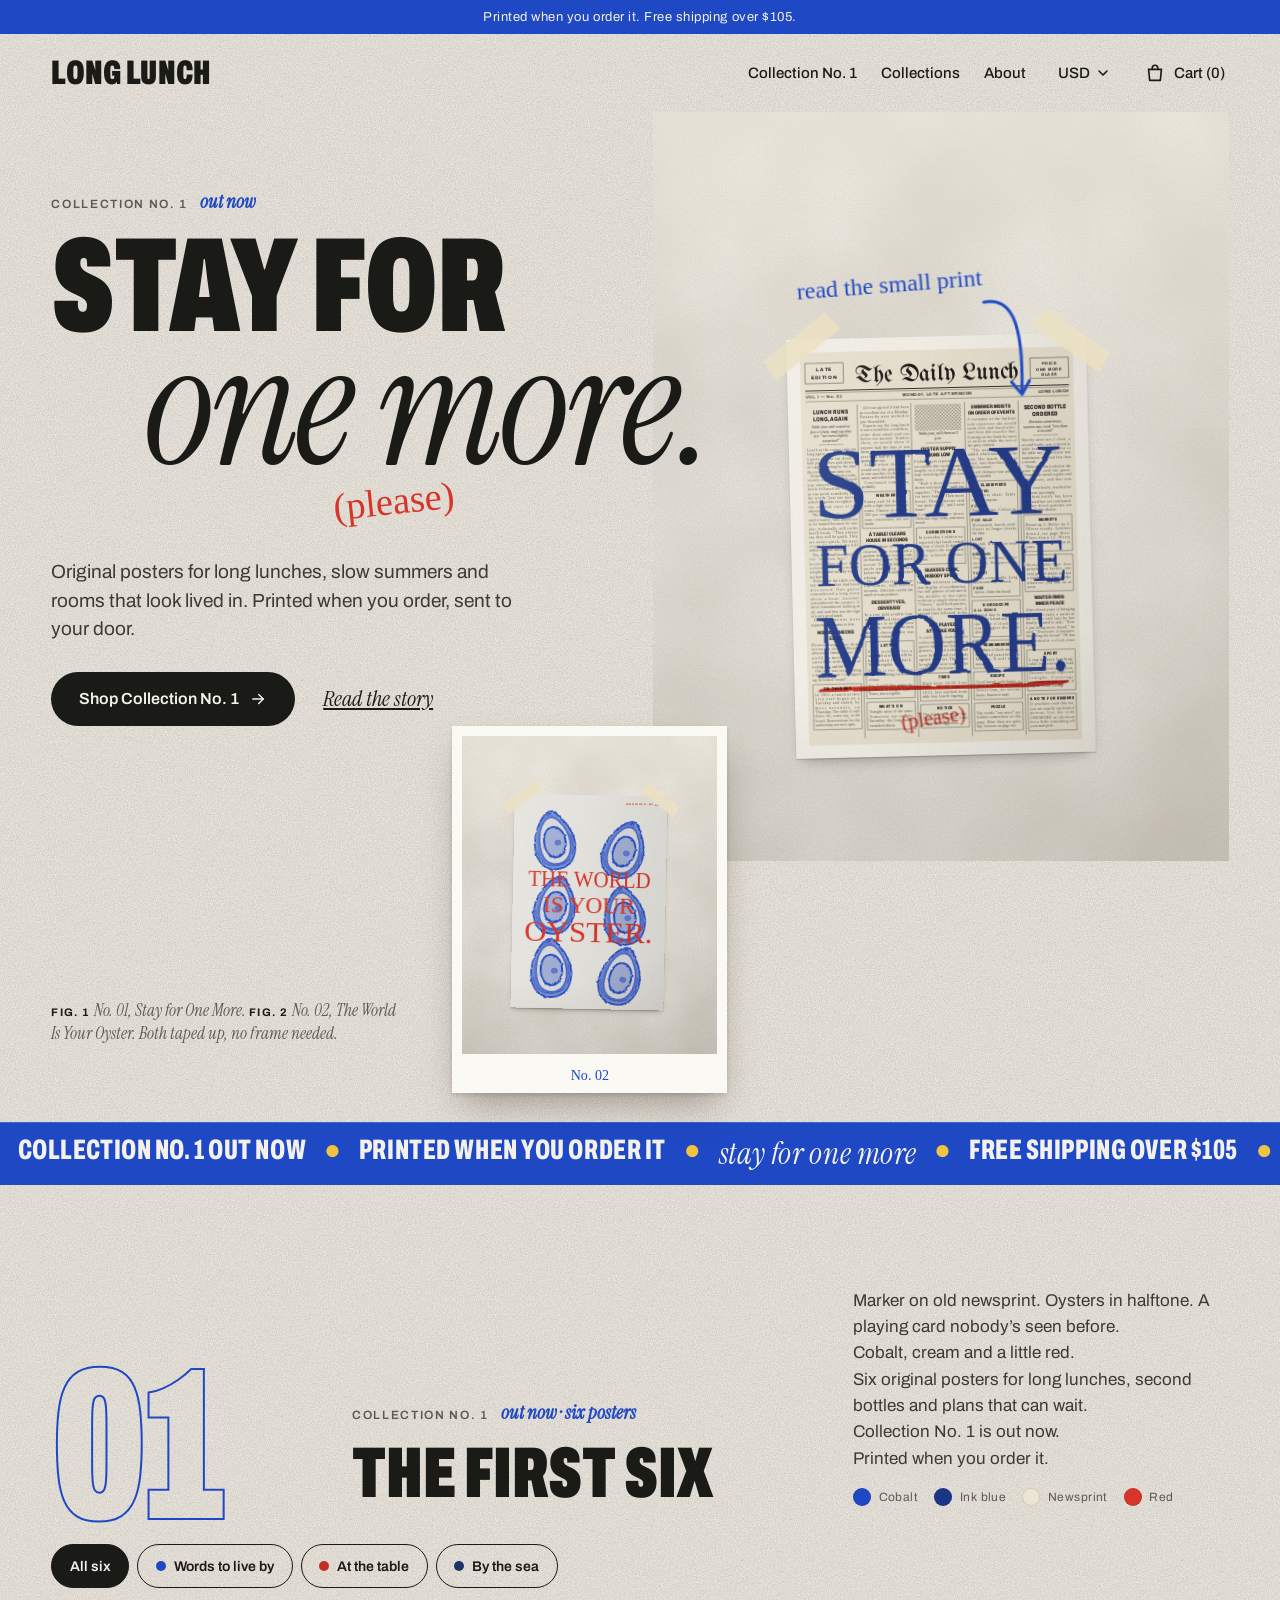
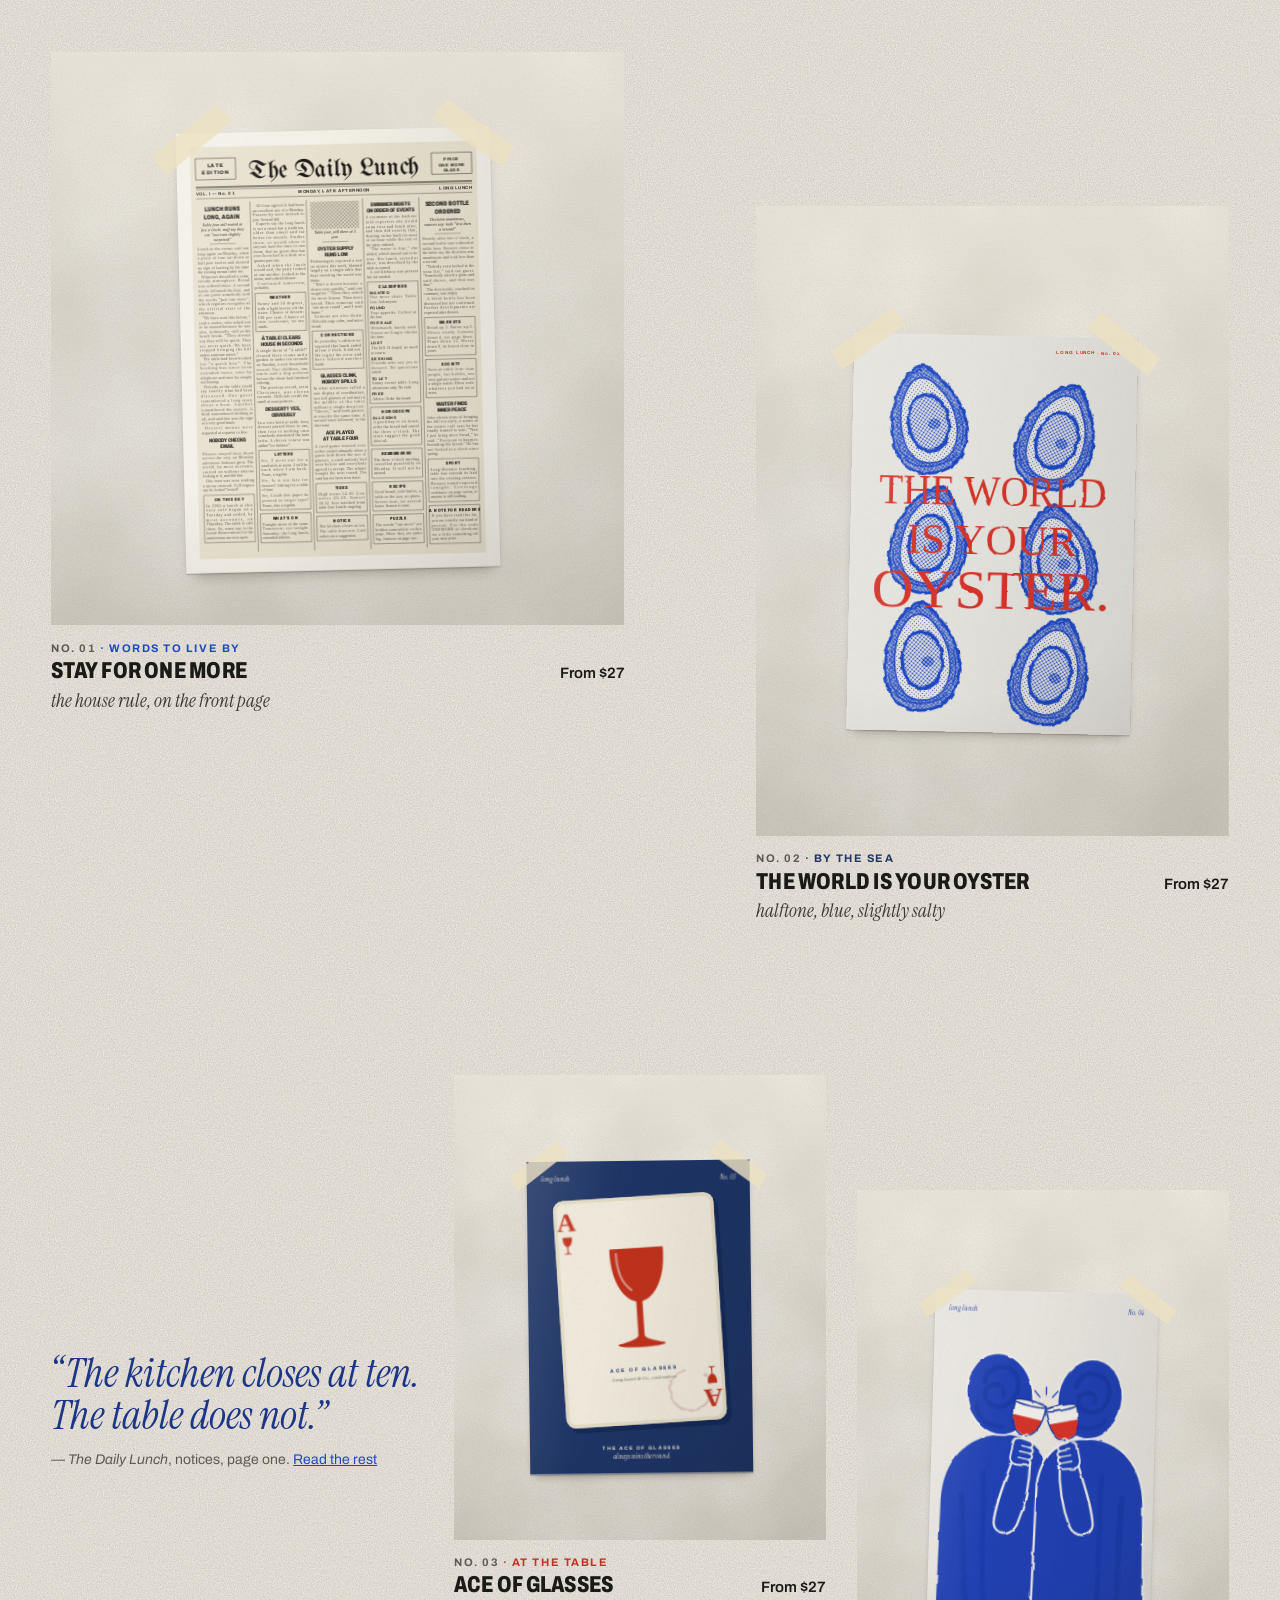
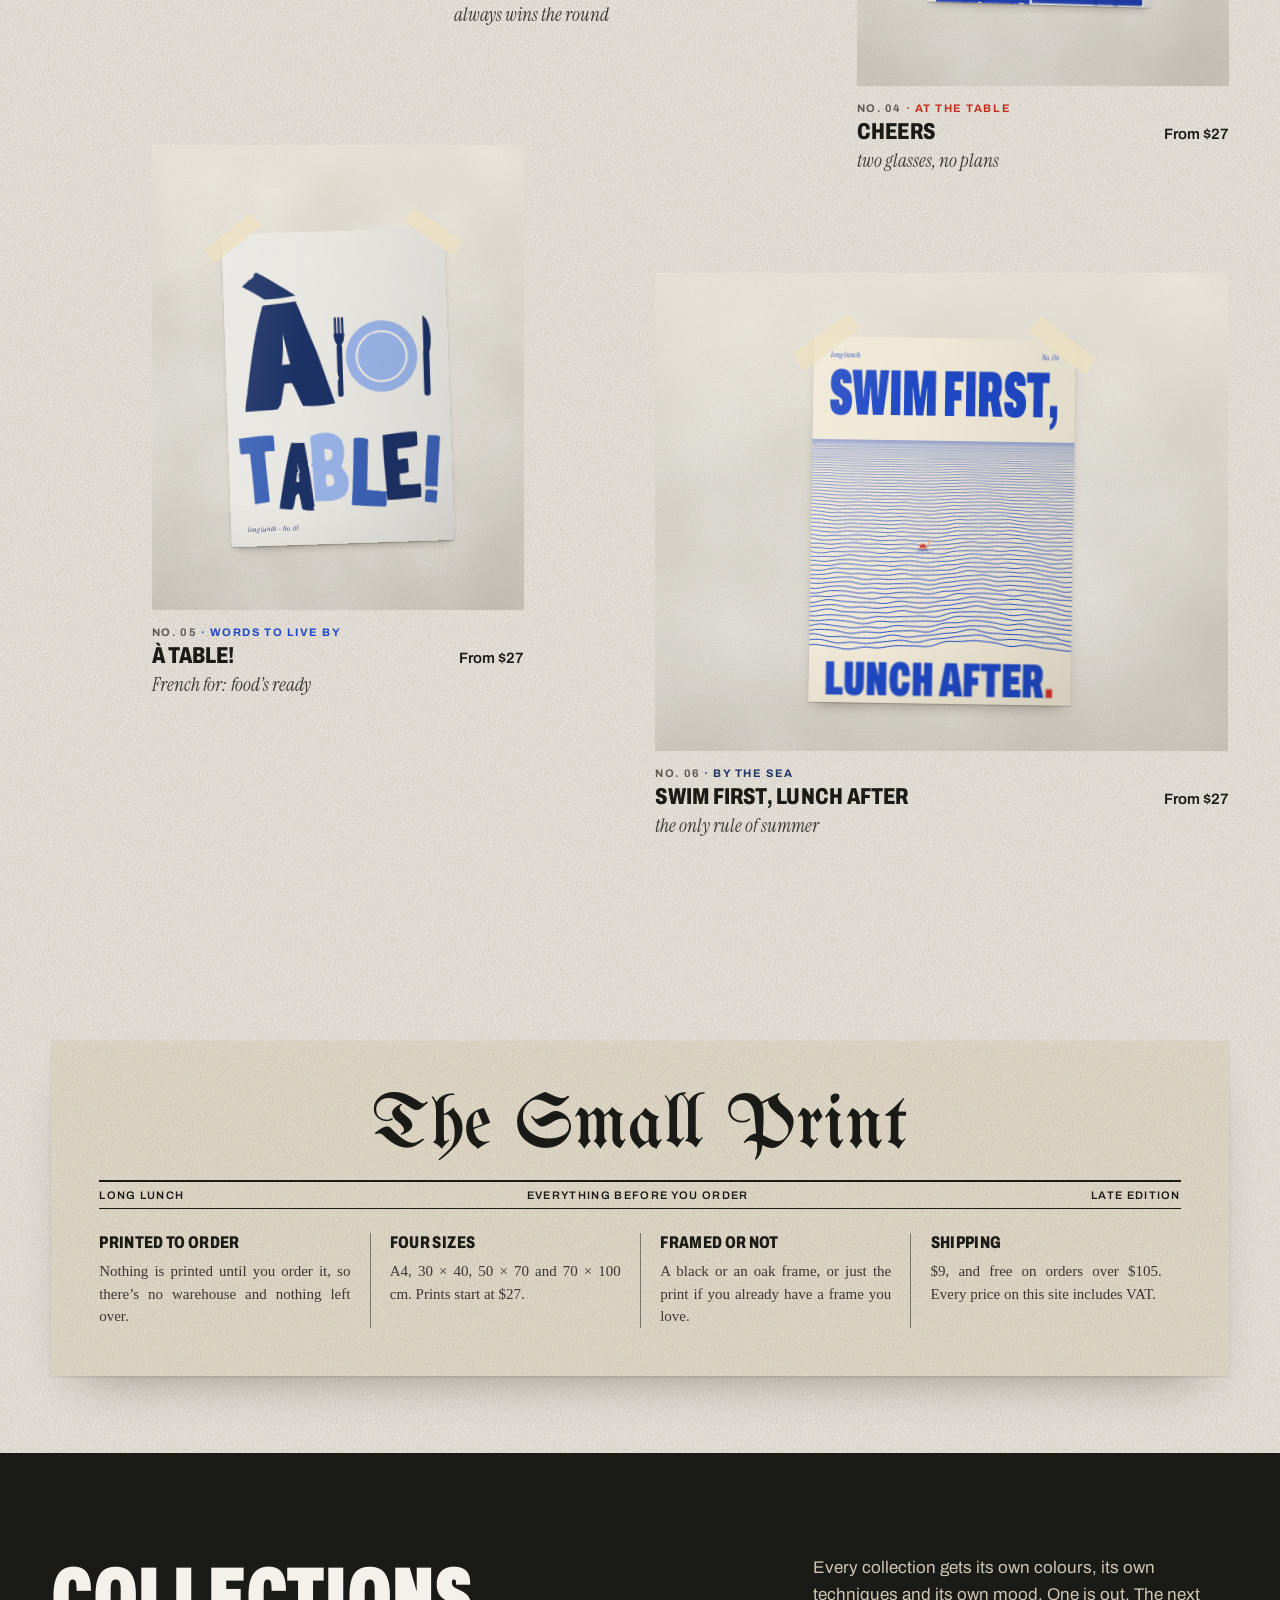
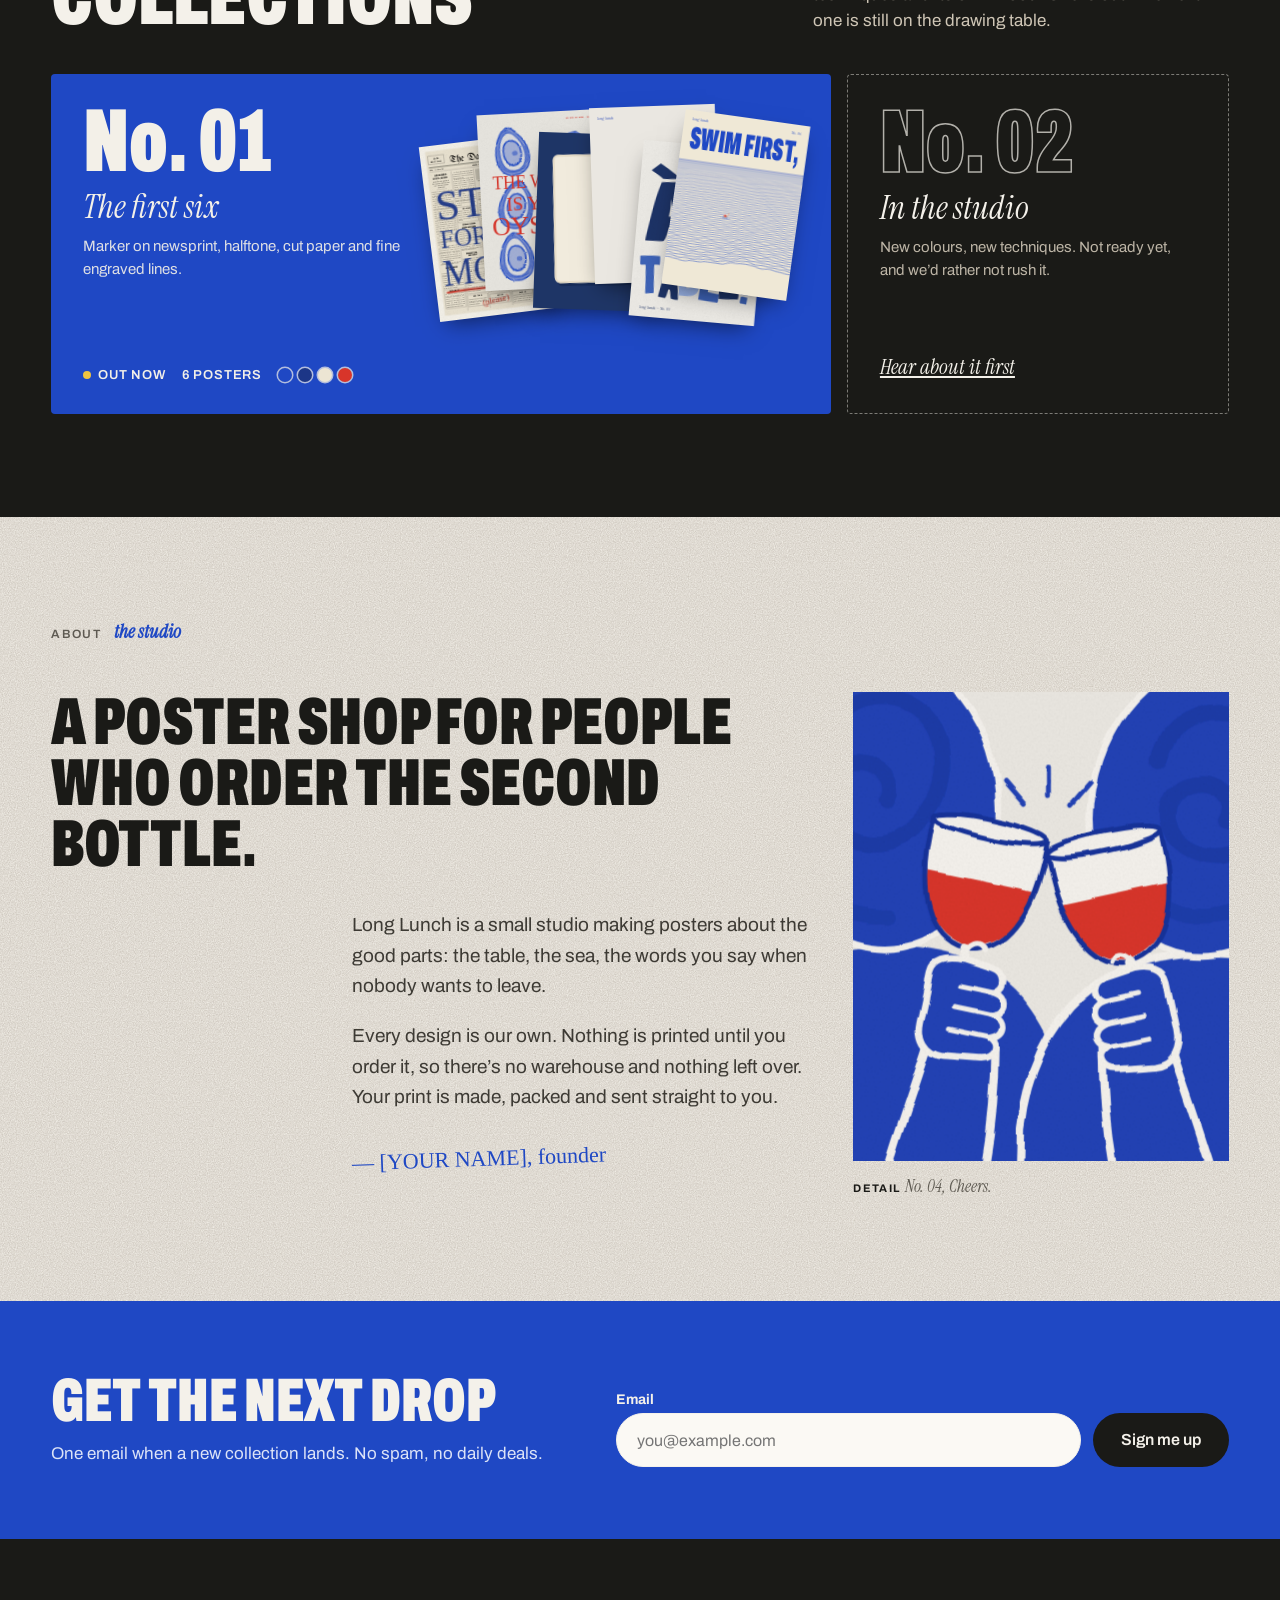
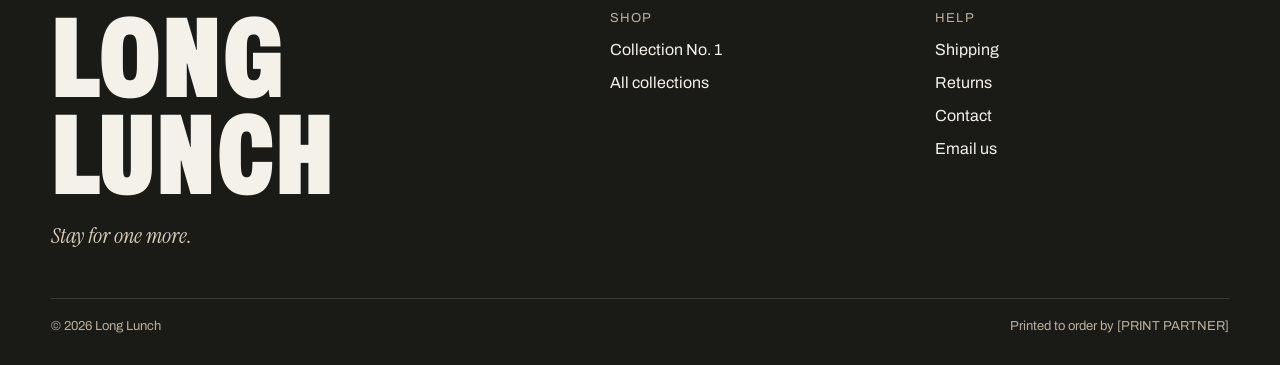
<file: index.html>
<!doctype html>
<html lang="en">
<head>
<meta charset="utf-8">
<meta name="viewport" content="width=device-width, initial-scale=1">
<title>Long Lunch — Original posters, printed to order</title>
<meta name="description" content="Original posters for long lunches, slow summers and rooms that look lived in. Printed when you order, sent to your door.">
<script>document.documentElement.classList.add('js');</script>
<link rel="preconnect" href="https://fonts.googleapis.com">
<link rel="preconnect" href="https://fonts.gstatic.com" crossorigin>
<link rel="stylesheet" href="https://fonts.googleapis.com/css2?family=Archivo:ital,wdth,wght@0,62..125,100..900;1,62..125,100..900&amp;family=Instrument+Serif:ital@0;1&amp;family=Londrina+Solid:wght@900&amp;family=Old+Standard+TT:ital,wght@0,400;0,700;1,400&amp;family=Permanent+Marker&amp;family=UnifrakturMaguntia&amp;display=swap">
<link rel="stylesheet" href="css/style.css">
</head>
<body>
<a class="skip" href="#main">Skip to content</a>

<div class="topbar">Printed when you order it. Free shipping over <span data-price="free">999&nbsp;kr</span>.</div>

<header class="site-header wrap">
  <a class="logo" href="index.html">LONG LUNCH</a>
  <div class="header-right">
    <nav class="main-nav" aria-label="Main">
      <a href="#collection-1">Collection No. 1</a>
      <a href="#collections">Collections</a>
      <a href="#about">About</a>
    </nav>
    <a class="cart" href="cart.html" aria-label="Cart">
      <svg aria-hidden="true" width="22" height="22" viewBox="0 0 24 24" fill="none" stroke="currentColor" stroke-width="1.8" stroke-linejoin="round" stroke-linecap="round"><path d="M5 8h14l-1.2 12H6.2L5 8z"/><path d="M9 8V6.5a3 3 0 0 1 6 0V8"/></svg>
      <span>Cart (<span data-cart-count>0</span>)</span>
    </a>
  </div>
</header>

<main id="main">

  <!-- Hero: the headline runs across the wall the poster hangs on -->
  <section class="hero wrap" aria-labelledby="hero-title">
    <div class="hero-type" data-reveal>
      <p class="kicker">Collection No. 1 <em>out now</em></p>
      <h1 id="hero-title" class="hero-title">
        <span class="ht-sans">Stay for</span>
        <span class="ht-serif">one more.</span>
      </h1>
      <span class="marker hero-please" aria-hidden="true">(please)</span>
    </div>

    <div class="hero-copy" data-reveal>
      <p class="lede">Original posters for long lunches, slow summers and rooms that look lived in. Printed when you order, sent to your door.</p>
      <div class="hero-actions">
        <a class="btn" href="#collection-1">Shop Collection No. 1
          <svg aria-hidden="true" width="18" height="18" viewBox="0 0 24 24" fill="none" stroke="currentColor" stroke-width="2" stroke-linecap="round" stroke-linejoin="round"><path d="M5 12h14"/><path d="M13 6l6 6-6 6"/></svg>
        </a>
        <a class="link-serif" href="#about">Read the story</a>
      </div>
    </div>

    <figure class="hero-fig hero-fig-main" data-reveal>
      <a href="product.html?p=stay" aria-label="No. 01, Stay for One More. View poster.">
        <div data-scene="stay" data-vars="--py: 58%; --pw: .52; --ph: .62" data-note="read the small print" data-note-where="piece" data-note-color="#1F48C4"></div>
      </a>
    </figure>

    <figure class="hero-fig hero-fig-second" data-reveal>
      <a href="product.html?p=oyster" aria-label="No. 02, The World Is Your Oyster. View poster.">
        <div data-scene="oyster"></div>
      </a>
      <figcaption aria-hidden="true">No. 02</figcaption>
    </figure>

    <p class="fig-caption hero-caption"><b>Fig. 1</b>No. 01, Stay for One More. <b>Fig. 2</b>No. 02, The World Is Your Oyster. Both taped up, no frame needed.</p>

  </section>

  <!-- Ticker -->
  <div class="ticker">
    <p class="sr-only">Collection No. 1 is out now. Printed when you order it. Free shipping over <span data-price="free">999&nbsp;kr</span>.</p>
    <div class="ticker-track" aria-hidden="true">
      <span>Collection No. 1 out now</span><span class="t-dot">●</span>
      <span>Printed when you order it</span><span class="t-dot">●</span>
      <span class="t-serif">stay for one more</span><span class="t-dot">●</span>
      <span>Free shipping over <span data-price="free">999&nbsp;kr</span></span><span class="t-dot">●</span>
      <span>Collection No. 1 out now</span><span class="t-dot">●</span>
      <span>Printed when you order it</span><span class="t-dot">●</span>
      <span class="t-serif">stay for one more</span><span class="t-dot">●</span>
      <span>Free shipping over <span data-price="free">999&nbsp;kr</span></span><span class="t-dot">●</span>
    </div>
  </div>

  <!-- Collection No. 1 -->
  <section id="collection-1" class="c1" aria-labelledby="c1-title">
    <div class="wrap">
      <header class="c1-head">
        <p class="c1-no" aria-hidden="true">01</p>
        <div class="c1-title" data-reveal>
          <p class="kicker">Collection No. 1 <em>out now · six posters</em></p>
          <h2 id="c1-title" class="display">The first six</h2>
        </div>
        <div class="c1-meta" data-reveal>
          <p>Marker on old newsprint. Oysters in halftone. A playing card nobody’s seen before.<br>Cobalt, cream and a little red.<br>Six original posters for long lunches, second bottles and plans that can wait.<br>Collection No. 1 is out now.<br>Printed when you order it.</p>
          <ul class="palette" aria-label="Colours in this collection">
            <li style="--c:#1F48C4">Cobalt</li>
            <li style="--c:#1C3687">Ink blue</li>
            <li style="--c:#ECE5D3">Newsprint</li>
            <li style="--c:#D8352A">Red</li>
          </ul>
        </div>
      </header>

      <div class="themes" role="group" aria-label="Filter by theme">
        <button type="button" class="chip" data-filter="" aria-pressed="true">All six</button>
        <button type="button" class="chip" data-filter="Words to live by" aria-pressed="false" style="--c:#1F48C4"><i aria-hidden="true"></i>Words to live by</button>
        <button type="button" class="chip" data-filter="At the table" aria-pressed="false" style="--c:#C2311F"><i aria-hidden="true"></i>At the table</button>
        <button type="button" class="chip" data-filter="By the sea" aria-pressed="false" style="--c:#1F3366"><i aria-hidden="true"></i>By the sea</button>
      </div>
      <p class="filter-note" role="status" data-filter-note hidden>
        Showing <strong data-filter-name></strong> ·
        <button type="button" class="text-button" data-filter-clear>Show all six</button>
      </p>

      <div class="ed-grid" data-poster-grid></div>
    </div>
  </section>

  <!-- The small print, set as a newspaper page -->
  <section class="smallprint wrap" aria-labelledby="sp-title">
    <div class="sp-sheet" data-reveal>
      <h2 id="sp-title" class="sp-title">The Small Print</h2>
      <p class="sp-dateline"><span>Long Lunch</span><span>Everything before you order</span><span>Late edition</span></p>
      <div class="sp-cols">
        <div><h3>Printed to order</h3><p>Nothing is printed until you order it, so there’s no warehouse and nothing left over.</p></div>
        <div><h3>Four sizes</h3><p>A4, 30 × 40, 50 × 70 and 70 × 100 cm. Prints start at <span data-price="from">249&nbsp;kr</span>.</p></div>
        <div><h3>Framed or not</h3><p>A black or an oak frame, or just the print if you already have a frame you love.</p></div>
        <div><h3>Shipping</h3><p><span data-price="shipping">79&nbsp;kr</span>, and free on orders over <span data-price="free">999&nbsp;kr</span>. Every price on this site includes VAT.</p></div>
      </div>
    </div>
  </section>

  <!-- Collections index: one out, more to come -->
  <section id="collections" class="collections" aria-labelledby="coll-title">
    <div class="wrap c1">
      <div class="coll-head">
        <h2 id="coll-title" class="display">Collections</h2>
        <p>Every collection gets its own colours, its own techniques and its own mood. One is out. The next one is still on the drawing table.</p>
      </div>
      <ol class="coll-list">
        <li class="coll" data-reveal>
          <a class="coll-card" href="#collection-1">
            <span class="coll-text">
              <span class="coll-no">No. 01</span>
              <span class="coll-name">The first six</span>
              <span class="coll-desc">Marker on newsprint, halftone, cut paper and fine engraved lines.</span>
              <span class="coll-status">
                <span class="live">Out now</span>
                <span>6 posters</span>
                <span class="coll-dots" aria-hidden="true"><i style="--c:#1F48C4"></i><i style="--c:#1C3687"></i><i style="--c:#ECE5D3"></i><i style="--c:#D8352A"></i></span>
              </span>
            </span>
            <span class="coll-strip" data-coll-strip aria-hidden="true"></span>
          </a>
        </li>
        <li class="coll coll--next" data-reveal>
          <div class="coll-next">
            <span class="coll-no">No. 02</span>
            <span class="coll-name">In the studio</span>
            <span class="coll-desc">New colours, new techniques. Not ready yet, and we’d rather not rush it.</span>
            <a href="#newsletter">Hear about it first</a>
          </div>
        </li>
      </ol>
    </div>
  </section>

  <!-- Story -->
  <section id="about" class="about wrap" aria-labelledby="about-title">
    <p class="kicker">About <em>the studio</em></p>
    <h2 id="about-title" class="display about-title" data-reveal>A poster shop for people who order the second bottle.</h2>
    <figure class="about-fig" data-reveal>
      <div class="detail-crop" style="--fx: 50%; --fy: 44%"><div class="poster" data-poster="cheers"></div></div>
      <figcaption class="fig-caption"><b>Detail</b>No. 04, Cheers.</figcaption>
    </figure>
    <div class="about-copy" data-reveal>
      <p>Long Lunch is a small studio making posters about the good parts: the table, the sea, the words you say when nobody wants to leave.</p>
      <p>Every design is our own. Nothing is printed until you order it, so there’s no warehouse and nothing left over. Your print is made, packed and sent straight to you.</p>
      <p class="signature">— [YOUR NAME], founder</p>
    </div>
  </section>

  <!-- Newsletter -->
  <section id="newsletter" class="newsletter" aria-labelledby="nl-title">
    <div class="newsletter-inner wrap">
      <div class="newsletter-copy">
        <h2 id="nl-title" class="display">Get the next drop</h2>
        <p>One email when a new collection lands. No spam, no daily deals.</p>
      </div>
      <form class="newsletter-form" data-newsletter>
        <div class="field">
          <label for="email">Email</label>
          <input id="email" name="email" type="email" autocomplete="email" placeholder="you@example.com" required>
        </div>
        <button type="submit" class="btn">Sign me up</button>
        <p class="form-thanks" role="status" data-newsletter-thanks hidden>Thanks. We’ll save you a seat.</p>
      </form>
    </div>
  </section>

</main>

<footer class="site-footer">
  <div class="wrap footer-inner">
    <div class="footer-top">
      <div class="footer-brand">
        <p class="footer-logo">LONG<br>LUNCH</p>
        <p class="footer-tag">Stay for one more.</p>
      </div>
      <nav class="footer-nav" aria-label="Footer">
        <div>
          <p class="footer-head">Shop</p>
          <a href="#collection-1">Collection No. 1</a>
          <a href="#collections">All collections</a>
        </div>
        <div>
          <p class="footer-head">Help</p>
          <a href="help.html#shipping">Shipping</a>
          <a href="help.html#returns">Returns</a>
          <a href="help.html#contact">Contact</a>
          <a href="mailto:longlunchcompany@gmail.com">Email us</a>
        </div>
        <div data-follow>
          <p class="footer-head">Follow</p>
          <a href="#" data-social="instagram" hidden>Instagram</a>
          <a href="#" data-social="pinterest" hidden>Pinterest</a>
        </div>
      </nav>
    </div>
    <div class="footer-bottom">
      <span>© 2026 Long Lunch</span>
      <span>Printed to order by [PRINT PARTNER]</span>
    </div>
  </div>
</footer>

<script src="js/posters.js"></script>
<script src="js/site.js"></script>
</body>
</html>
</file>
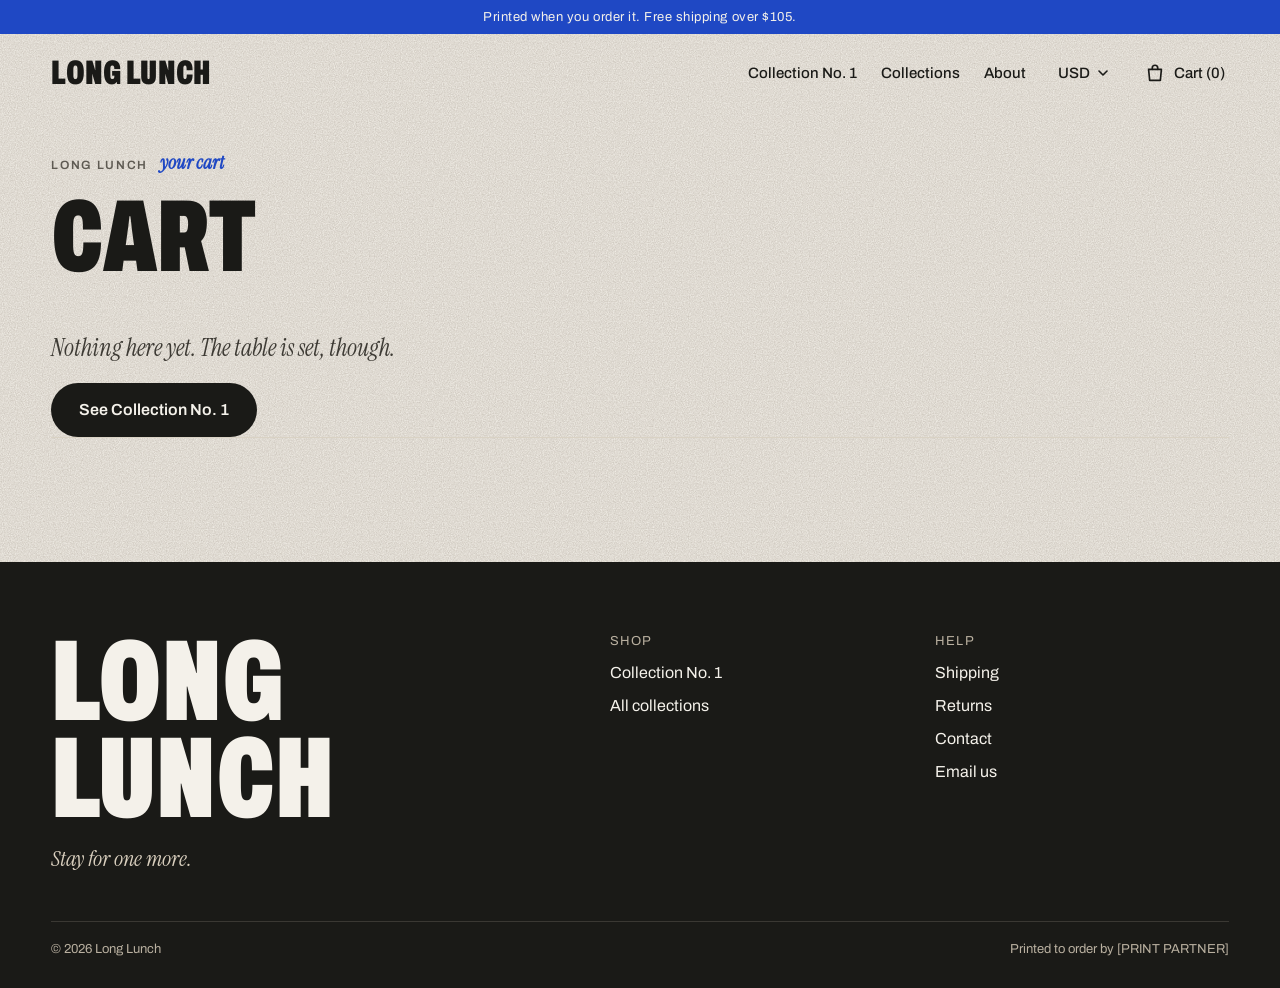
<file: cart.html>
<!doctype html>
<html lang="en">
<head>
<meta charset="utf-8">
<meta name="viewport" content="width=device-width, initial-scale=1">
<title>Long Lunch — Cart</title>
<meta name="description" content="Your Long Lunch cart.">
<script>document.documentElement.classList.add('js');</script>
<link rel="preconnect" href="https://fonts.googleapis.com">
<link rel="preconnect" href="https://fonts.gstatic.com" crossorigin>
<link rel="stylesheet" href="https://fonts.googleapis.com/css2?family=Archivo:ital,wdth,wght@0,62..125,100..900;1,62..125,100..900&amp;family=Instrument+Serif:ital@0;1&amp;family=Londrina+Solid:wght@900&amp;family=Old+Standard+TT:ital,wght@0,400;0,700;1,400&amp;family=Permanent+Marker&amp;family=UnifrakturMaguntia&amp;display=swap">
<link rel="stylesheet" href="css/style.css">
</head>
<body>
<a class="skip" href="#main">Skip to content</a>

<div class="topbar">Printed when you order it. Free shipping over <span data-price="free">999&nbsp;kr</span>.</div>

<header class="site-header wrap">
  <a class="logo" href="index.html">LONG LUNCH</a>
  <div class="header-right">
    <nav class="main-nav" aria-label="Main">
      <a href="index.html#collection-1">Collection No. 1</a>
      <a href="index.html#collections">Collections</a>
      <a href="index.html#about">About</a>
    </nav>
    <a class="cart" href="cart.html" aria-label="Cart">
      <svg aria-hidden="true" width="22" height="22" viewBox="0 0 24 24" fill="none" stroke="currentColor" stroke-width="1.8" stroke-linejoin="round" stroke-linecap="round"><path d="M5 8h14l-1.2 12H6.2L5 8z"/><path d="M9 8V6.5a3 3 0 0 1 6 0V8"/></svg>
      <span>Cart (<span data-cart-count>0</span>)</span>
    </a>
  </div>
</header>

<main id="main" class="wrap page cart-page" data-cart-page>
  <p class="kicker">Long Lunch <em>your cart</em></p>
  <h1 class="display page-title">Cart</h1>

  <div class="cart-empty" data-cart-empty hidden>
    <p>Nothing here yet. The table is set, though.</p>
    <a class="btn" href="index.html#collection-1">See Collection No. 1</a>
  </div>

  <div class="cart-layout">
    <ul class="cart-list" data-cart-list></ul>
    <aside class="cart-summary" data-cart-summary hidden aria-label="Order summary">
      <dl>
        <div><dt>Subtotal</dt><dd data-sum="subtotal"></dd></div>
        <div><dt>Shipping</dt><dd data-sum="shipping"></dd></div>
        <div class="cart-total"><dt>Total <span>incl. VAT</span></dt><dd data-sum="total"></dd></div>
      </dl>
      <p class="cart-hint" data-sum="hint"></p>
      <button type="button" class="btn cart-checkout" data-checkout>Go to checkout</button>
      <p class="status" role="status" data-checkout-note hidden>Online checkout opens soon. Want a poster now? Email your order to <a href="mailto:longlunchcompany@gmail.com">longlunchcompany@gmail.com</a> and we’ll sort it out.</p>
      <a class="link-serif" href="index.html#collection-1">Keep browsing</a>
    </aside>
  </div>
</main>

<footer class="site-footer">
  <div class="wrap footer-inner">
    <div class="footer-top">
      <div class="footer-brand">
        <p class="footer-logo">LONG<br>LUNCH</p>
        <p class="footer-tag">Stay for one more.</p>
      </div>
      <nav class="footer-nav" aria-label="Footer">
        <div>
          <p class="footer-head">Shop</p>
          <a href="index.html#collection-1">Collection No. 1</a>
          <a href="index.html#collections">All collections</a>
        </div>
        <div>
          <p class="footer-head">Help</p>
          <a href="help.html#shipping">Shipping</a>
          <a href="help.html#returns">Returns</a>
          <a href="help.html#contact">Contact</a>
          <a href="mailto:longlunchcompany@gmail.com">Email us</a>
        </div>
        <div data-follow>
          <p class="footer-head">Follow</p>
          <a href="#" data-social="instagram" hidden>Instagram</a>
          <a href="#" data-social="pinterest" hidden>Pinterest</a>
        </div>
      </nav>
    </div>
    <div class="footer-bottom">
      <span>© 2026 Long Lunch</span>
      <span>Printed to order by [PRINT PARTNER]</span>
    </div>
  </div>
</footer>

<script src="js/posters.js"></script>
<script src="js/site.js"></script>
</body>
</html>
</file>
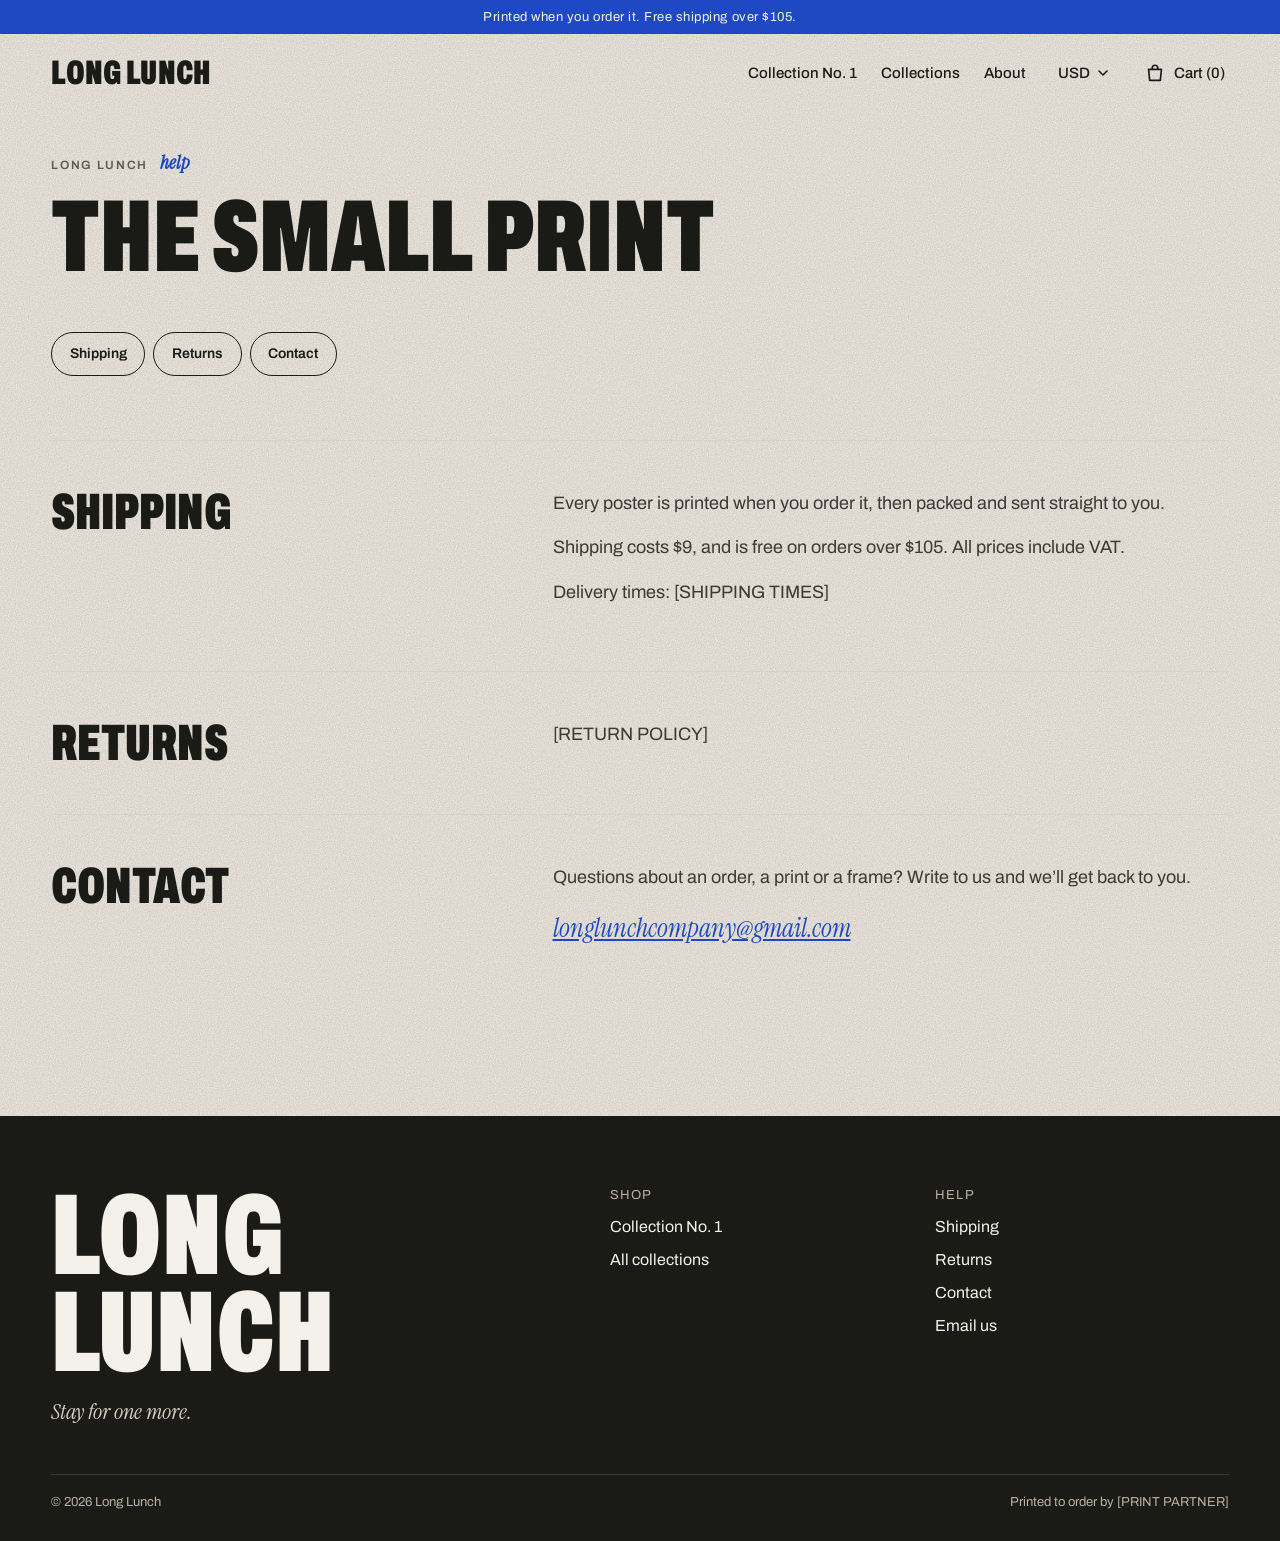
<file: help.html>
<!doctype html>
<html lang="en">
<head>
<meta charset="utf-8">
<meta name="viewport" content="width=device-width, initial-scale=1">
<title>Long Lunch — Shipping, returns and contact</title>
<meta name="description" content="Shipping, returns and contact details for Long Lunch.">
<script>document.documentElement.classList.add('js');</script>
<link rel="preconnect" href="https://fonts.googleapis.com">
<link rel="preconnect" href="https://fonts.gstatic.com" crossorigin>
<link rel="stylesheet" href="https://fonts.googleapis.com/css2?family=Archivo:ital,wdth,wght@0,62..125,100..900;1,62..125,100..900&amp;family=Instrument+Serif:ital@0;1&amp;family=Londrina+Solid:wght@900&amp;family=Old+Standard+TT:ital,wght@0,400;0,700;1,400&amp;family=Permanent+Marker&amp;family=UnifrakturMaguntia&amp;display=swap">
<link rel="stylesheet" href="css/style.css">
</head>
<body>
<a class="skip" href="#main">Skip to content</a>

<div class="topbar">Printed when you order it. Free shipping over <span data-price="free">999&nbsp;kr</span>.</div>

<header class="site-header wrap">
  <a class="logo" href="index.html">LONG LUNCH</a>
  <div class="header-right">
    <nav class="main-nav" aria-label="Main">
      <a href="index.html#collection-1">Collection No. 1</a>
      <a href="index.html#collections">Collections</a>
      <a href="index.html#about">About</a>
    </nav>
    <a class="cart" href="cart.html" aria-label="Cart">
      <svg aria-hidden="true" width="22" height="22" viewBox="0 0 24 24" fill="none" stroke="currentColor" stroke-width="1.8" stroke-linejoin="round" stroke-linecap="round"><path d="M5 8h14l-1.2 12H6.2L5 8z"/><path d="M9 8V6.5a3 3 0 0 1 6 0V8"/></svg>
      <span>Cart (<span data-cart-count>0</span>)</span>
    </a>
  </div>
</header>

<main id="main" class="wrap page help-page">
  <p class="kicker">Long Lunch <em>help</em></p>
  <h1 class="display page-title">The small print</h1>
  <nav class="help-nav" aria-label="On this page">
    <a href="#shipping">Shipping</a>
    <a href="#returns">Returns</a>
    <a href="#contact">Contact</a>
  </nav>

  <section id="shipping" class="help-section" aria-labelledby="h-shipping">
    <h2 id="h-shipping" class="display">Shipping</h2>
    <div class="help-copy">
      <p>Every poster is printed when you order it, then packed and sent straight to you.</p>
      <p>Shipping costs <span data-price="shipping">79&nbsp;kr</span>, and is free on orders over <span data-price="free">999&nbsp;kr</span>. All prices include VAT.</p>
      <p>Delivery times: [SHIPPING TIMES]</p>
    </div>
  </section>

  <section id="returns" class="help-section" aria-labelledby="h-returns">
    <h2 id="h-returns" class="display">Returns</h2>
    <div class="help-copy">
      <p>[RETURN POLICY]</p>
    </div>
  </section>

  <section id="contact" class="help-section" aria-labelledby="h-contact">
    <h2 id="h-contact" class="display">Contact</h2>
    <div class="help-copy">
      <p>Questions about an order, a print or a frame? Write to us and we’ll get back to you.</p>
      <p class="help-email" data-email><a href="mailto:longlunchcompany@gmail.com">longlunchcompany@gmail.com</a></p>
    </div>
  </section>
</main>

<footer class="site-footer">
  <div class="wrap footer-inner">
    <div class="footer-top">
      <div class="footer-brand">
        <p class="footer-logo">LONG<br>LUNCH</p>
        <p class="footer-tag">Stay for one more.</p>
      </div>
      <nav class="footer-nav" aria-label="Footer">
        <div>
          <p class="footer-head">Shop</p>
          <a href="index.html#collection-1">Collection No. 1</a>
          <a href="index.html#collections">All collections</a>
        </div>
        <div>
          <p class="footer-head">Help</p>
          <a href="help.html#shipping">Shipping</a>
          <a href="help.html#returns">Returns</a>
          <a href="help.html#contact">Contact</a>
          <a href="mailto:longlunchcompany@gmail.com">Email us</a>
        </div>
        <div data-follow>
          <p class="footer-head">Follow</p>
          <a href="#" data-social="instagram" hidden>Instagram</a>
          <a href="#" data-social="pinterest" hidden>Pinterest</a>
        </div>
      </nav>
    </div>
    <div class="footer-bottom">
      <span>© 2026 Long Lunch</span>
      <span>Printed to order by [PRINT PARTNER]</span>
    </div>
  </div>
</footer>

<script src="js/posters.js"></script>
<script src="js/site.js"></script>
</body>
</html>
</file>
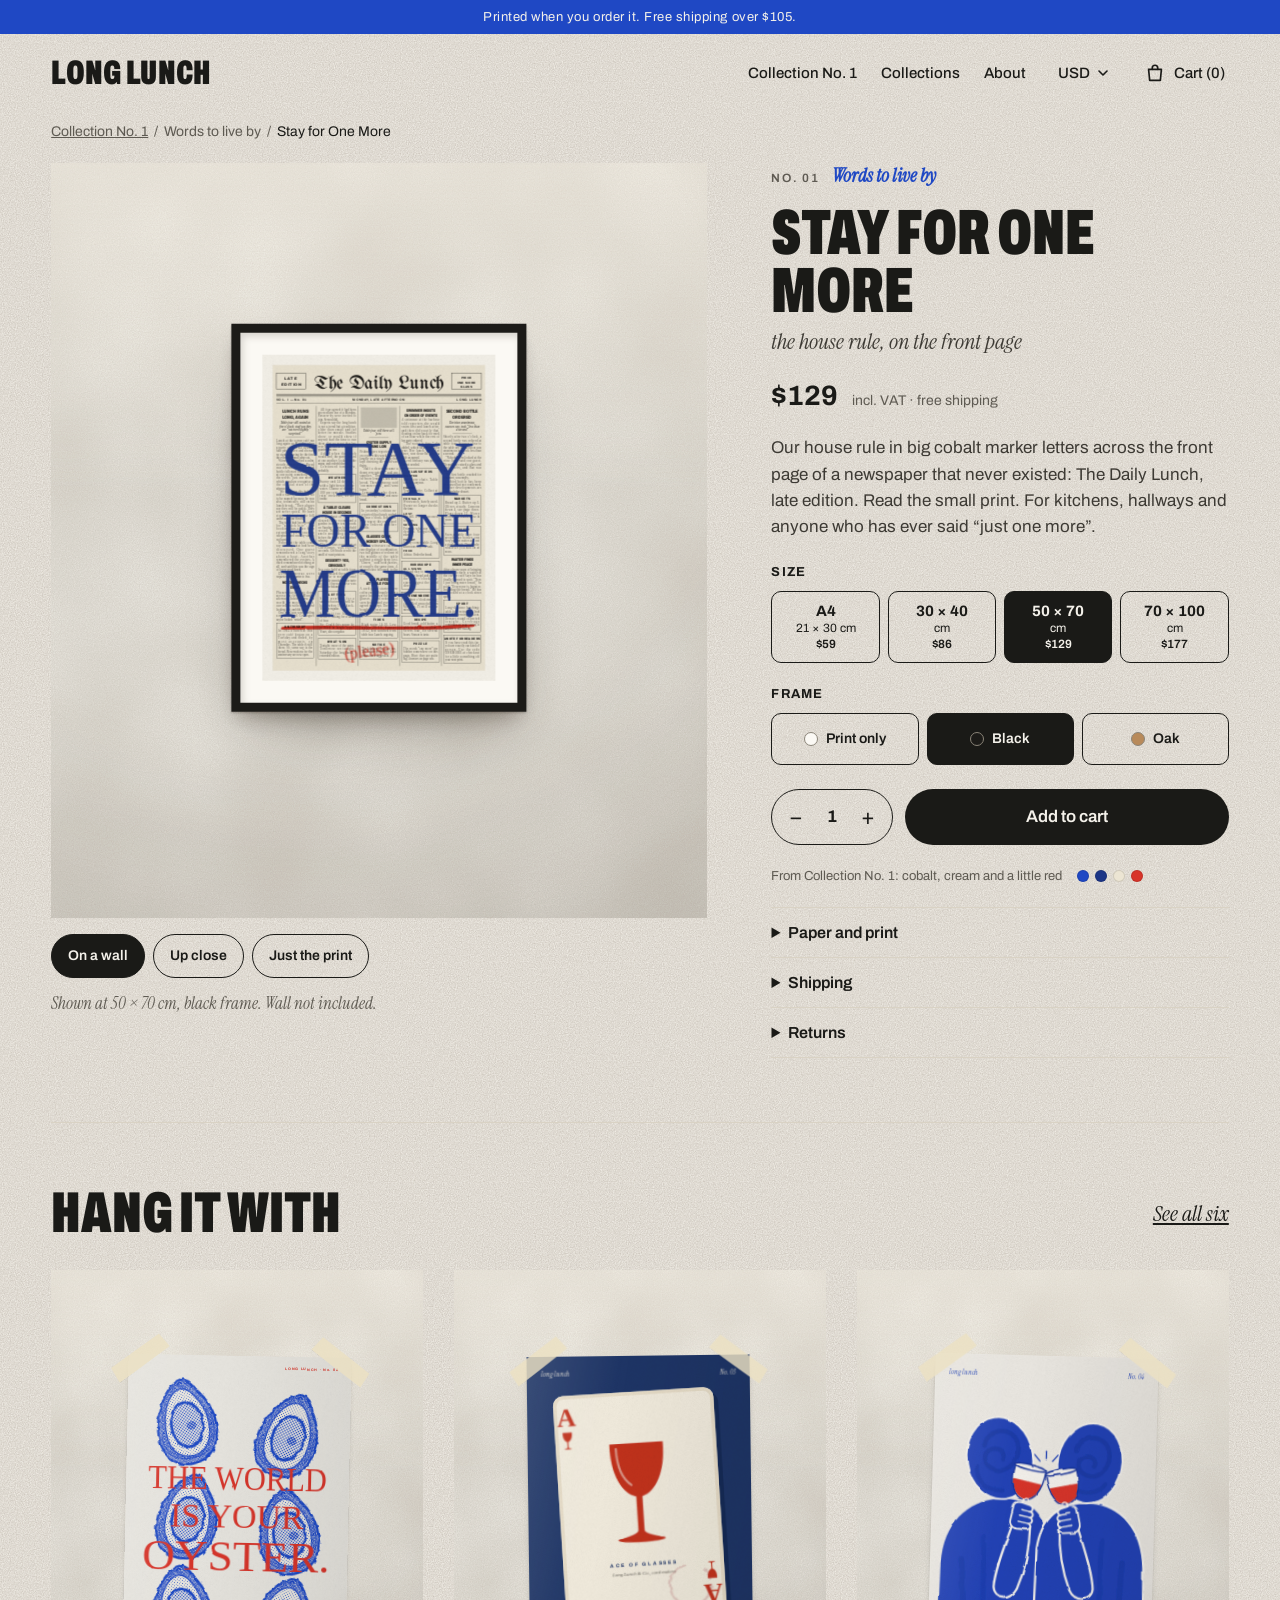
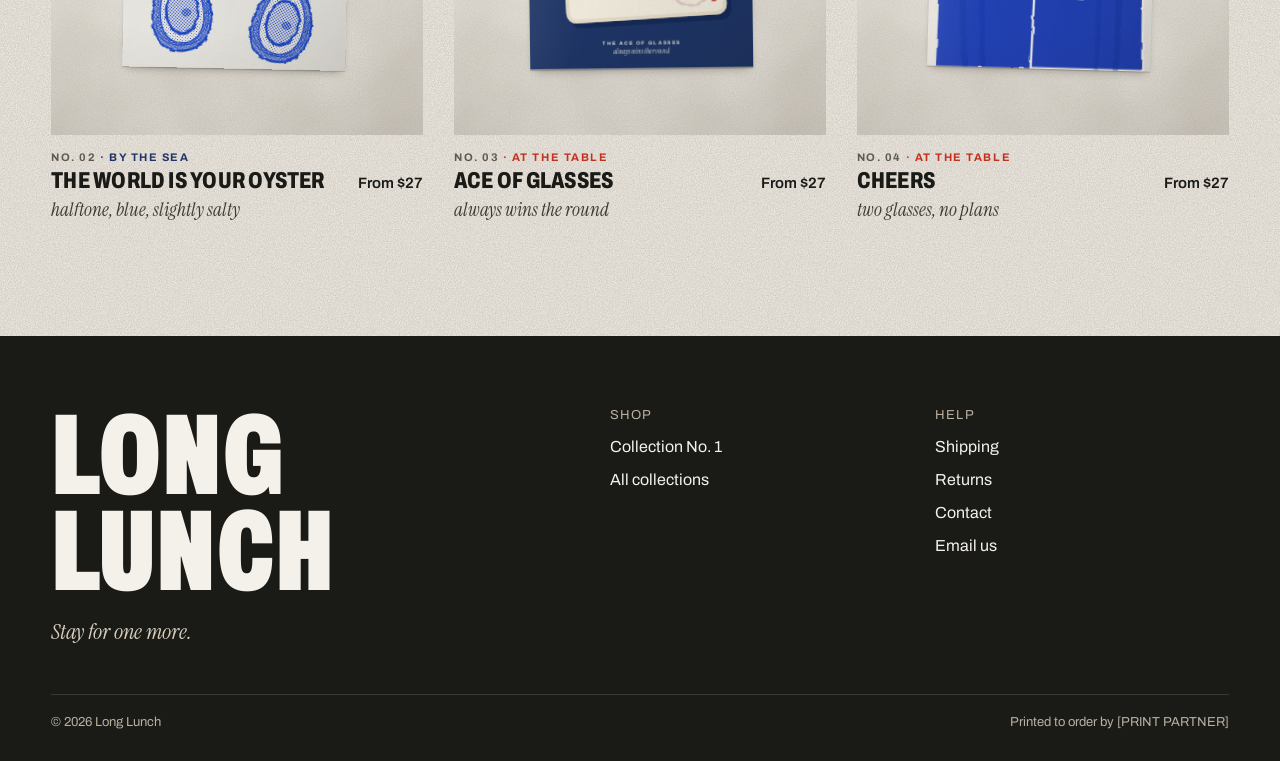
<file: product.html>
<!doctype html>
<html lang="en">
<head>
<meta charset="utf-8">
<meta name="viewport" content="width=device-width, initial-scale=1">
<title>Long Lunch — Poster</title>
<meta name="description" content="Original posters from Long Lunch, printed when you order.">
<script>document.documentElement.classList.add('js');</script>
<link rel="preconnect" href="https://fonts.googleapis.com">
<link rel="preconnect" href="https://fonts.gstatic.com" crossorigin>
<link rel="stylesheet" href="https://fonts.googleapis.com/css2?family=Archivo:ital,wdth,wght@0,62..125,100..900;1,62..125,100..900&amp;family=Instrument+Serif:ital@0;1&amp;family=Londrina+Solid:wght@900&amp;family=Old+Standard+TT:ital,wght@0,400;0,700;1,400&amp;family=Permanent+Marker&amp;family=UnifrakturMaguntia&amp;display=swap">
<link rel="stylesheet" href="css/style.css">
</head>
<body>
<a class="skip" href="#main">Skip to content</a>

<div class="topbar">Printed when you order it. Free shipping over <span data-price="free">999&nbsp;kr</span>.</div>

<header class="site-header wrap">
  <a class="logo" href="index.html">LONG LUNCH</a>
  <div class="header-right">
    <nav class="main-nav" aria-label="Main">
      <a href="index.html#collection-1">Collection No. 1</a>
      <a href="index.html#collections">Collections</a>
      <a href="index.html#about">About</a>
    </nav>
    <a class="cart" href="cart.html" aria-label="Cart">
      <svg aria-hidden="true" width="22" height="22" viewBox="0 0 24 24" fill="none" stroke="currentColor" stroke-width="1.8" stroke-linejoin="round" stroke-linecap="round"><path d="M5 8h14l-1.2 12H6.2L5 8z"/><path d="M9 8V6.5a3 3 0 0 1 6 0V8"/></svg>
      <span>Cart (<span data-cart-count>0</span>)</span>
    </a>
  </div>
</header>

<main id="main" class="wrap product-page" data-product-page>
  <nav class="breadcrumb" aria-label="Breadcrumb">
    <a href="index.html#collection-1">Collection No. 1</a><span aria-hidden="true">/</span>
    <span data-bind="collection"></span><span aria-hidden="true">/</span>
    <span aria-current="page" data-bind="title"></span>
  </nav>

  <div class="product">
    <div class="product-media">
      <div class="viewer">
        <div class="view is-active" data-view="room"><div data-room></div></div>
        <div class="view" data-view="close"><div class="scene scene--close" data-close></div></div>
        <div class="view" data-view="flat"><div class="scene scene--flat" data-flat></div></div>
      </div>
      <div class="view-switch" role="group" aria-label="How to show the poster">
        <button type="button" data-view-btn="room" aria-pressed="true">On a wall</button>
        <button type="button" data-view-btn="close" aria-pressed="false">Up close</button>
        <button type="button" data-view-btn="flat" aria-pressed="false">Just the print</button>
      </div>
      <p class="caption" data-view-caption>Shown at <span data-bind="summary"></span>. Wall not included.</p>
    </div>

    <div class="product-info">
      <div>
        <p class="kicker"><span data-bind="number"></span> <em data-bind="collection"></em></p>
        <h1 class="display product-title" data-bind="title"></h1>
        <p class="product-tag" data-bind="tagline"></p>
      </div>

      <div class="price-row">
        <p class="price" data-bind="price"></p>
        <p class="price-note">incl. VAT · <span data-bind="shipNote"></span></p>
      </div>

      <p class="product-desc" data-bind="description"></p>

      <fieldset class="options">
        <legend>Size</legend>
        <div class="opts opts-4" data-sizes></div>
      </fieldset>

      <fieldset class="options">
        <legend>Frame</legend>
        <div class="opts opts-3" data-frames></div>
      </fieldset>

      <div class="buy">
        <div class="qty" role="group" aria-label="Quantity">
          <button type="button" data-qty="-1" aria-label="One fewer">−</button>
          <output aria-live="polite" data-bind="qty">1</output>
          <button type="button" data-qty="1" aria-label="One more">+</button>
        </div>
        <button type="button" class="btn" data-add>Add to cart</button>
      </div>
      <p class="status" role="status" data-status hidden></p>

      <p class="product-coll">
        <span>From Collection No. 1: cobalt, cream and a little red</span>
        <span class="coll-dots" aria-hidden="true"><i style="--c:#1F48C4"></i><i style="--c:#1C3687"></i><i style="--c:#ECE5D3"></i><i style="--c:#D8352A"></i></span>
      </p>

      <div class="details">
        <details>
          <summary>Paper and print</summary>
          <p>Printed on [PAPER SPEC] by [PRINT PARTNER], only after you order.</p>
        </details>
        <details>
          <summary>Shipping</summary>
          <p>Made to order, then sent to you. Shipping is <span data-price="shipping">79&nbsp;kr</span>, and free on orders over <span data-price="free">999&nbsp;kr</span>. Delivery times: [SHIPPING TIMES].</p>
        </details>
        <details>
          <summary>Returns</summary>
          <p>[RETURN POLICY]</p>
        </details>
      </div>
    </div>
  </div>

  <section class="related" aria-labelledby="related-title">
    <div class="related-head">
      <h2 id="related-title" class="display">Hang it with</h2>
      <a class="link-serif" href="index.html#collection-1">See all six</a>
    </div>
    <div class="ed-grid is-uniform" data-related></div>
  </section>
</main>

<footer class="site-footer">
  <div class="wrap footer-inner">
    <div class="footer-top">
      <div class="footer-brand">
        <p class="footer-logo">LONG<br>LUNCH</p>
        <p class="footer-tag">Stay for one more.</p>
      </div>
      <nav class="footer-nav" aria-label="Footer">
        <div>
          <p class="footer-head">Shop</p>
          <a href="index.html#collection-1">Collection No. 1</a>
          <a href="index.html#collections">All collections</a>
        </div>
        <div>
          <p class="footer-head">Help</p>
          <a href="help.html#shipping">Shipping</a>
          <a href="help.html#returns">Returns</a>
          <a href="help.html#contact">Contact</a>
          <a href="mailto:longlunchcompany@gmail.com">Email us</a>
        </div>
        <div data-follow>
          <p class="footer-head">Follow</p>
          <a href="#" data-social="instagram" hidden>Instagram</a>
          <a href="#" data-social="pinterest" hidden>Pinterest</a>
        </div>
      </nav>
    </div>
    <div class="footer-bottom">
      <span>© 2026 Long Lunch</span>
      <span>Printed to order by [PRINT PARTNER]</span>
    </div>
  </div>
</footer>

<script src="js/posters.js"></script>
<script src="js/site.js"></script>
</body>
</html>
</file>
<file: css/style.css>
/* =========================================================
   Long Lunch — styles
   1. Tokens  2. Base  3. Header  4. Type & buttons
   5. Scenes (how posters are staged)  6. Home sections
   7. Product page  8. Motion  9. Small screens
   ========================================================= */

/* ---------- 1. Tokens ---------- */

:root {
  --paper: #F4F1EA;
  --newsprint: #ECE5D3;
  --ink: #1A1A17;
  --cobalt: #1F48C4;
  --ink-blue: #1C3687;
  --navy: #1F3366;
  --red: #D8352A;
  --body: #3D3A34;
  --muted: #5E5A52;
  --line: #D9D2C4;
  --sand: #E8E2D5;
  --cream: #FBF9F4;
  --on-ink: #F4F1EA;
  --on-ink-muted: #B9B0A0;

  --gutter: clamp(1rem, 4vw, 4rem);
  --sans: Archivo, "Helvetica Neue", Arial, sans-serif;
  --serif: "Instrument Serif", Georgia, serif;
  --marker: "Permanent Marker", "Marker Felt", cursive;
  --news: "Old Standard TT", Georgia, serif;
  --blackletter: UnifrakturMaguntia, "Old English Text MT", serif;

  --ease: cubic-bezier(.2, .7, .2, 1);

  /* fine paper grain and larger blotches, used on walls and the page */
  --grain: url("data:image/svg+xml,%3Csvg xmlns='http://www.w3.org/2000/svg' width='220' height='220'%3E%3Cfilter id='n'%3E%3CfeTurbulence type='fractalNoise' baseFrequency='.85' numOctaves='3' stitchTiles='stitch'/%3E%3CfeColorMatrix values='0 0 0 0 .35 0 0 0 0 .3 0 0 0 0 .25 0 0 0 .5 0'/%3E%3C/filter%3E%3Crect width='100%25' height='100%25' filter='url(%23n)'/%3E%3C/svg%3E");
  --blotch: url("data:image/svg+xml,%3Csvg xmlns='http://www.w3.org/2000/svg' width='600' height='600'%3E%3Cfilter id='b'%3E%3CfeTurbulence type='fractalNoise' baseFrequency='.008' numOctaves='3' stitchTiles='stitch'/%3E%3CfeColorMatrix values='0 0 0 0 .3 0 0 0 0 .24 0 0 0 0 .18 0 0 0 .55 -.12'/%3E%3C/filter%3E%3Crect width='100%25' height='100%25' filter='url(%23b)'/%3E%3C/svg%3E");
}

/* ---------- 2. Base ---------- */

* { box-sizing: border-box; }
html { scroll-behavior: smooth; }
body {
  margin: 0;
  background: var(--paper) var(--grain) repeat;
  background-size: 220px;
  color: var(--ink);
  font-family: var(--sans);
  font-stretch: 100%;
  -webkit-font-smoothing: antialiased;
}
a { color: var(--ink); }
a:hover { color: var(--cobalt); }
:focus-visible { outline: 2px solid var(--cobalt); outline-offset: 3px; }
[hidden] { display: none !important; }
img, svg { max-width: 100%; }

.wrap { max-width: 1440px; margin: 0 auto; padding-left: var(--gutter); padding-right: var(--gutter); }

.sr-only {
  position: absolute; width: 1px; height: 1px; padding: 0; margin: -1px;
  overflow: hidden; clip: rect(0 0 0 0); white-space: nowrap; border: 0;
}
.skip {
  position: absolute; left: 1rem; top: -4rem; z-index: 50;
  padding: .75rem 1rem; background: var(--ink); color: var(--on-ink); border-radius: 999px;
}
.skip:focus { top: 1rem; color: var(--on-ink); }

/* ---------- 3. Header ---------- */

.topbar {
  background: var(--cobalt);
  color: var(--on-ink);
  padding: 10px 1rem;
  text-align: center;
  font-size: 13px;
  letter-spacing: .04em;
}
.site-header {
  position: relative;
  z-index: 10;
  display: flex;
  flex-wrap: wrap;
  align-items: center;
  justify-content: space-between;
  gap: .25rem 2rem;
  padding-top: 1rem;
  padding-bottom: 1rem;
}
.logo {
  color: var(--ink);
  text-decoration: none;
  font-weight: 900;
  font-stretch: 62%;
  font-size: 34px;
  line-height: 1;
  letter-spacing: .01em;
  padding: 6px 0;
}
.header-right { display: flex; flex-wrap: wrap; align-items: center; gap: 0 1.75rem; }
.main-nav { display: flex; flex-wrap: wrap; gap: 0 1.5rem; font-size: 15px; font-weight: 500; }
.main-nav a { text-decoration: none; padding: 12px 0; }
.cart { display: inline-flex; align-items: center; gap: 8px; min-height: 44px; padding: 0 4px; text-decoration: none; font-size: 15px; font-weight: 500; }

/* Currency picker (added by js/site.js) */
.currency { display: inline-flex; align-items: center; }
.currency select {
  min-height: 44px;
  padding: 0 20px 0 4px;
  border: 0;
  background: transparent url("data:image/svg+xml,%3Csvg xmlns='http://www.w3.org/2000/svg' width='10' height='6' viewBox='0 0 10 6'%3E%3Cpath d='M1 1l4 4 4-4' fill='none' stroke='%231A1A17' stroke-width='1.6' stroke-linecap='round' stroke-linejoin='round'/%3E%3C/svg%3E") no-repeat right 4px center;
  color: var(--ink);
  font: 500 15px var(--sans);
  letter-spacing: .02em;
  cursor: pointer;
  -webkit-appearance: none;
  appearance: none;
}
.currency select:hover { color: var(--cobalt); }

/* ---------- 4. Type & buttons ---------- */

.display { margin: 0; font-weight: 900; font-stretch: 62%; line-height: .9; text-transform: uppercase; }

.kicker {
  margin: 0 0 1rem;
  display: flex;
  flex-wrap: wrap;
  align-items: baseline;
  gap: .25rem .75rem;
  font-size: 12px;
  font-weight: 600;
  letter-spacing: .14em;
  text-transform: uppercase;
  color: var(--muted);
}
.kicker em { font-family: var(--serif); font-size: 19px; letter-spacing: 0; text-transform: none; color: var(--cobalt); }

.marker { font-family: var(--marker); font-weight: 400; line-height: 1; }

.btn {
  display: inline-flex;
  align-items: center;
  justify-content: center;
  gap: 10px;
  min-height: 54px;
  padding: 0 1.75rem;
  border: 0;
  border-radius: 999px;
  background: var(--ink);
  color: var(--on-ink);
  text-decoration: none;
  font: 600 16px/1 var(--sans);
  cursor: pointer;
  transition: background .2s ease, transform .2s var(--ease);
}
.btn:hover { background: var(--cobalt); color: var(--on-ink); }
.btn:active { transform: translateY(1px); }
.btn svg { transition: transform .25s var(--ease); }
.btn:hover svg { transform: translateX(3px); }

.link-serif { font-family: var(--serif); font-style: italic; font-size: 22px; padding: 10px 0; }

.caption, .fig-caption {
  margin: .875rem 0 0;
  font-family: var(--serif);
  font-style: italic;
  font-size: 17px;
  line-height: 1.35;
  color: var(--muted);
}
.fig-caption b { font-family: var(--sans); font-style: normal; font-size: 11px; font-weight: 700; letter-spacing: .12em; text-transform: uppercase; color: var(--ink); margin-right: .35em; }

.text-button { border: 0; padding: 6px 0; background: none; color: var(--cobalt); font: inherit; text-decoration: underline; cursor: pointer; }

/* ---------- 5. Scenes ----------
   A scene is a small room the poster hangs in. Each poster has its
   own wall colour and set-up (see STAGING in js/site.js). Sizes use
   container units so a scene looks right at any size. */

.scene {
  position: relative;
  overflow: hidden;
  isolation: isolate;
  container-type: size;
  aspect-ratio: var(--ar, 4 / 5);
  background-color: var(--wall, #E8E0D0);
}
.stage { position: absolute; inset: 0; transition: transform .9s var(--ease); }
.stage::before {
  content: "";
  position: absolute;
  inset: 0;
  z-index: 0;
  background-image: var(--grain), var(--blotch);
  background-size: 220px, 140cqw;
  mix-blend-mode: multiply;
  opacity: .55;
  pointer-events: none;
}

.poster { width: 100%; aspect-ratio: 5 / 7; }
.poster svg { display: block; width: 100%; height: 100%; }

.piece {
  --pw: .52; --ph: .62; --px: 50%; --py: 52%; --rot: 0deg;
  position: absolute;
  z-index: 2;
  left: var(--px);
  top: var(--py);
  width: min(calc(var(--pw) * 100cqw), calc(var(--ph) * 74cqh));
  transform: translate(-50%, -50%) rotate(var(--rot));
  box-shadow:
    0 1px 2px rgba(30, 20, 10, .28),
    0 1.6cqw 3cqw -1cqw rgba(30, 20, 10, .32),
    0 5cqw 9cqw -4cqw rgba(30, 20, 10, .38);
  transition: width .45s var(--ease);
}
.piece--framed { border: max(4px, 1.5cqw) solid var(--frame, #1C1B18); background: var(--cream); }
.piece--framed .mat { padding: 8%; box-shadow: inset .4cqw .6cqw 1.2cqw rgba(40, 28, 16, .16); }
.piece--black { --frame: #1C1B18; }
.piece--oak {
  --frame: #B88A5A;
  border-image: linear-gradient(135deg, #C79A69, #A97A47 40%, #BE8F5C 70%, #A0703F) 1;
}
.piece--paper .mat { padding: 0; }
.piece--paper::after {
  content: "";
  position: absolute;
  inset: 0;
  background: linear-gradient(100deg, rgba(255, 255, 255, .12), rgba(255, 255, 255, 0) 35%, rgba(0, 0, 0, .07));
  pointer-events: none;
}
.piece--lean { top: auto; transform: translateX(-50%) rotate(var(--rot)); transform-origin: 50% 100%; }

.light, .light-back { position: absolute; inset: 0; z-index: 4; pointer-events: none; overflow: hidden; }
.light-back { z-index: 1; }
.light::before, .light::after, .light-back::before, .light-back::after { content: ""; position: absolute; pointer-events: none; }
.vignette {
  position: absolute; inset: 0; z-index: 5; pointer-events: none;
  background: radial-gradient(130% 100% at 38% 28%, rgba(0, 0, 0, 0) 50%, rgba(45, 30, 15, .16) 100%);
  mix-blend-mode: multiply;
}

/* Window light: a warm patch with soft window-bar shadows across wall and poster */
.scene--window .light-back::before {
  left: 34%; top: -12%; width: 82%; height: 92%;
  background: rgba(255, 240, 212, .42);
  transform: skewX(-22deg) rotate(4deg);
  filter: blur(18px);
  mix-blend-mode: screen;
}
.scene--window .light-back::after,
.scene--window .light::after {
  left: 34%; top: -12%; width: 82%; height: 92%;
  background:
    linear-gradient(90deg, transparent calc(50% - 1.1cqw), rgba(60, 40, 20, .26) calc(50% - 1.1cqw) calc(50% + 1.1cqw), transparent calc(50% + 1.1cqw)),
    linear-gradient(0deg, transparent calc(55% - 1.1cqw), rgba(60, 40, 20, .26) calc(55% - 1.1cqw) calc(55% + 1.1cqw), transparent calc(55% + 1.1cqw)),
    linear-gradient(90deg, rgba(60, 40, 20, .16) 0 2.2cqw, transparent 2.2cqw calc(100% - 2.2cqw), rgba(60, 40, 20, .16) calc(100% - 2.2cqw));
  transform: skewX(-22deg) rotate(4deg);
  filter: blur(5px);
  mix-blend-mode: multiply;
}
.scene--window .light::after { opacity: .4; }

/* Taped to the wall */
.scene--tape .piece { --pw: .6; --ph: .74; --rot: 1.2deg; box-shadow: 0 1px 1px rgba(0, 0, 0, .16), 0 1.4cqw 2.4cqw -1.4cqw rgba(30, 20, 10, .4); }
.tape {
  position: absolute;
  z-index: 3;
  width: 28%;
  aspect-ratio: 3.4 / 1;
  background: rgba(236, 225, 195, .82);
  box-shadow: 0 1px 2px rgba(0, 0, 0, .14);
  clip-path: polygon(3% 6%, 97% 0, 100% 90%, 1% 100%);
}
.tape-l { left: -9%; top: -1.5%; transform: rotate(-36deg); }
.tape-r { right: -9%; top: -1.5%; transform: rotate(38deg); }
.scene--tape .light-back::before {
  inset: 0;
  background: linear-gradient(180deg, rgba(255, 248, 235, .35), rgba(255, 255, 255, 0) 45%);
  mix-blend-mode: screen;
}

/* Leaning on an oak picture ledge, on a painted wall */
.ledge {
  position: absolute; z-index: 3; left: 8%; right: 8%; bottom: 24%; height: 3.4cqw;
  background: linear-gradient(#C99A64, #A3733C);
  box-shadow: 0 1.6cqw 2cqw -1cqw rgba(30, 15, 5, .5);
}
.ledge::before { content: ""; position: absolute; left: 0; right: 0; top: -1.4cqw; height: 1.4cqw; background: #B88752; }
.scene--ledge .piece { --pw: .5; --ph: .62; --rot: -1.8deg; bottom: calc(24% + 3.2cqw); }
.vase {
  position: absolute; z-index: 3; right: 15%; bottom: calc(24% + 3.2cqw);
  width: 7cqw; aspect-ratio: 2 / 3;
  background: linear-gradient(90deg, #EFE7D6, #F8F3EA 40%, #D9CFBC);
  border-radius: 42% 42% 16% 16%;
  box-shadow: .8cqw .6cqw 1.6cqw rgba(30, 15, 5, .3);
}
.scene--ledge .light-back::before {
  inset: 0;
  background: linear-gradient(170deg, rgba(255, 236, 215, .28), rgba(255, 255, 255, 0) 55%);
  mix-blend-mode: screen;
}

/* Clipped to a nail on a tiled wall */
.scene--clip .stage {
  background-image:
    linear-gradient(rgba(70, 60, 50, .1) 1px, transparent 1px),
    linear-gradient(90deg, rgba(70, 60, 50, .1) 1px, transparent 1px);
  background-size: 10cqw 10cqw;
  background-position: -1px 3cqw;
}
.scene--clip .piece { --pw: .56; --ph: .66; --py: 55%; --rot: .9deg; box-shadow: 1.8cqw 2.2cqw 0 rgba(40, 30, 20, .1), 0 1px 2px rgba(0, 0, 0, .2), 0 1.4cqw 2.6cqw -1.2cqw rgba(30, 20, 10, .38); }
.clip { position: absolute; z-index: 3; left: 50%; top: -9%; width: 13%; transform: translateX(-50%); overflow: visible; }

/* Leaning on the floor */
.floor {
  position: absolute; z-index: 1; left: 0; right: 0; bottom: 0; height: 16%;
  background: repeating-linear-gradient(98deg, #B98552 0 9cqw, #A97646 9cqw calc(9cqw + 2px));
}
.floor::after { content: ""; position: absolute; inset: 0; background: linear-gradient(rgba(40, 20, 5, .18), rgba(40, 20, 5, 0) 40%); }
.skirting { position: absolute; z-index: 1; left: 0; right: 0; bottom: 16%; height: 2.4cqw; background: #F7F2E8; border-bottom: 1px solid #CDBFA6; }
.scene--floor .piece { --pw: .54; --ph: .7; --px: 46%; --rot: -2.6deg; bottom: 11%; }
.books { position: absolute; z-index: 3; right: 10%; bottom: 13%; width: 18cqw; }
.books i { display: block; height: 2.6cqw; margin-top: .3cqw; border-radius: 1px; box-shadow: 0 .4cqw .8cqw rgba(30, 15, 5, .25); }
.books i:nth-child(1) { width: 86%; margin-left: 8%; background: #C2311F; }
.books i:nth-child(2) { width: 100%; background: #1F3366; }
.books i:nth-child(3) { width: 92%; margin-left: 3%; background: #E8DFC9; }

/* On an oak café table, seen from above, with a coffee */
.scene--table .stage {
  background:
    repeating-linear-gradient(90deg, rgba(70, 40, 15, 0) 0 24cqw, rgba(70, 40, 15, .35) 24cqw calc(24cqw + 1.5px)),
    repeating-linear-gradient(90deg, rgba(255, 240, 220, .05) 0 .9cqw, rgba(80, 45, 15, .06) .9cqw 2.1cqw, rgba(255, 240, 220, .03) 2.1cqw 3.4cqw),
    linear-gradient(160deg, #BE905E, #A9784A 60%, #9E6E42);
}
.scene--table .piece { --pw: .62; --ph: .78; --px: 46%; --py: 54%; --rot: -5deg; box-shadow: 0 1px 1px rgba(0, 0, 0, .22), .6cqw 1.6cqw 2.4cqw -.6cqw rgba(30, 15, 5, .45); }
.coffee-ring {
  position: absolute; z-index: 3; left: 9%; bottom: 7%;
  width: 22%; aspect-ratio: 1; border-radius: 50%;
  border: .7cqw solid rgba(125, 75, 35, .22);
  border-right-color: rgba(125, 75, 35, .08);
  filter: blur(.4px);
}
.cup {
  position: absolute; z-index: 3; right: -7%; top: -6%;
  width: 34cqw; aspect-ratio: 1; border-radius: 50%;
  background: radial-gradient(circle at 45% 40%, #FBF8F1, #E7E0D2 70%);
  box-shadow: 1.2cqw 2cqw 3cqw -.6cqw rgba(30, 15, 5, .5);
}
.cup::before {
  content: ""; position: absolute; left: 21%; top: 21%; width: 58%; height: 58%; border-radius: 50%;
  background: radial-gradient(circle at 46% 44%, #6B3E1E, #3A1F0D 62%, #2A160A);
  box-shadow: 0 0 0 3.2cqw #FBF8F1, 0 0 0 3.5cqw rgba(0, 0, 0, .08), .4cqw .8cqw 1.4cqw 3.2cqw rgba(30, 15, 5, .25);
}
.cup::after {
  content: ""; position: absolute; left: 6%; bottom: 14%; width: 15%; height: 9%;
  border-radius: 99px; background: #F6F2EA; transform: rotate(-38deg);
  box-shadow: .4cqw .6cqw 1cqw rgba(30, 15, 5, .3);
}
.scene--table .light-back::before {
  inset: 0;
  background: linear-gradient(135deg, rgba(255, 238, 210, .3), rgba(255, 255, 255, 0) 50%);
  mix-blend-mode: screen;
}

/* Hard afternoon sun on a sage wall */
.scene--sun .piece { --pw: .5; --ph: .62; --py: 50%; box-shadow: -2.2cqw 2.6cqw 0 rgba(40, 45, 30, .16), 0 1px 2px rgba(0, 0, 0, .2), 0 1.6cqw 3cqw -1.2cqw rgba(30, 30, 20, .35); }
.scene--sun .light-back::before {
  inset: -30%;
  background: linear-gradient(116deg, rgba(0, 0, 0, 0) 0 41%, rgba(255, 246, 222, .5) 41% 63%, rgba(0, 0, 0, 0) 63%);
  filter: blur(2px);
  mix-blend-mode: screen;
}
.scene--sun .light-back::after,
.scene--sun .light::after {
  inset: -30%;
  background: linear-gradient(116deg, rgba(30, 40, 20, .1) 0 41%, rgba(0, 0, 0, 0) 41% 63%, rgba(30, 40, 20, .12) 63%);
  mix-blend-mode: multiply;
}
.scene--sun .light::after { opacity: .6; }

/* The wall on the product page: taped when it's just the print, hung straight when framed */
.scene--room .piece { --px: 50%; --py: 47%; width: 45%; }
.scene--tape .piece--framed { --rot: 0deg !important; box-shadow: 0 1px 2px rgba(30, 20, 10, .28), 0 1.6cqw 3cqw -1cqw rgba(30, 20, 10, .32), 0 5cqw 9cqw -4cqw rgba(30, 20, 10, .38); }
.piece--framed .tape { display: none; }
.sideboard {
  position: absolute; z-index: 1; left: 12%; right: 12%; bottom: 10.4%; height: 9%;
  background: linear-gradient(#94633A, #7E5230);
  border-top: 1.6cqw solid #A8723F;
  box-shadow: 0 2cqw 3cqw -1.6cqw rgba(30, 15, 5, .5);
}
.scene--room .floor { height: 9%; }
.scene--room .skirting { bottom: 9%; }
.scene--room .vase { left: 18%; right: auto; bottom: 19.4%; width: 5cqw; }
.scene--room .books { right: 17%; bottom: 19.4%; width: 15cqw; }

/* Loupe: a magnifying circle that follows the cursor on poster cards */
.loupe {
  position: absolute;
  inset: 0;
  z-index: 6;
  container-type: size;
  pointer-events: none;
  clip-path: circle(0 at var(--lx, 50%) var(--ly, 50%));
  transition: clip-path .35s var(--ease);
}
.loupe .stage { transform: scale(2.5); transform-origin: var(--lx, 50%) var(--ly, 50%); transition: none; }
.loupe-ring {
  position: absolute;
  z-index: 7;
  left: var(--lx, 50%);
  top: var(--ly, 50%);
  width: 40cqw;
  aspect-ratio: 1;
  border-radius: 50%;
  border: 1.5px solid rgba(251, 249, 244, .95);
  box-shadow: 0 10px 30px rgba(20, 15, 10, .3), inset 0 0 0 1px rgba(0, 0, 0, .06);
  transform: translate(-50%, -50%) scale(.6);
  opacity: 0;
  pointer-events: none;
  transition: opacity .25s ease, transform .35s var(--ease);
}
.scene.is-looking .loupe { clip-path: circle(20cqw at var(--lx, 50%) var(--ly, 50%)); }
.scene.is-looking .loupe-ring { opacity: 1; transform: translate(-50%, -50%) scale(1); }

/* Handwritten notes on a couple of scenes */
.anno {
  position: absolute;
  z-index: 8;
  display: flex;
  align-items: center;
  gap: .3em;
  font-family: var(--marker);
  font-size: clamp(15px, 4.2cqw, 24px);
  color: var(--anno, var(--red));
  pointer-events: none;
  white-space: nowrap;
}
.anno svg { width: 2.2em; height: auto; overflow: visible; }
.anno--tr { right: 5%; top: 6%; transform: rotate(-5deg); }
.anno--bl { left: 6%; bottom: 6%; transform: rotate(-4deg); }
.anno--tl { left: 7%; top: 7%; transform: rotate(-4deg); }
.anno--tl svg { transform: rotate(78deg) translate(.2em, -.4em); }
/* sits on top of the frame, arrow curling down onto the paper */
/* note above the paper; the arrow curls down and lands on the newspaper, between the two strips of tape */
.anno--piece { right: 34%; bottom: calc(100% + 1.9em); line-height: 1; transform: rotate(-3deg); transform-origin: 100% 100%; }
.anno--piece svg { position: absolute; left: calc(100% - .2em); top: .3em; width: 2em; height: 6.4em; }

/* ---------- 6. Home sections ---------- */

/* Hero */
.hero {
  position: relative;
  display: grid;
  grid-template-columns: repeat(12, minmax(0, 1fr));
  column-gap: clamp(1rem, 2vw, 2rem);
  padding-top: clamp(1.5rem, 3vw, 2.5rem);
  padding-bottom: clamp(3rem, 6vw, 5.5rem);
}
.hero-type { grid-column: 1 / span 8; grid-row: 1; position: relative; z-index: 4; padding-top: clamp(.5rem, 3vw, 3rem); }
.hero-title { margin: 0; color: var(--ink); }
.ht-sans {
  display: block;
  font-weight: 900;
  font-stretch: 62%;
  font-size: clamp(4.2rem, 10.5vw, 10.5rem);
  line-height: .84;
  text-transform: uppercase;
  letter-spacing: -.005em;
}
.ht-serif {
  display: block;
  margin-left: .55em;
  margin-top: -.06em;
  font-family: var(--serif);
  font-style: italic;
  font-weight: 400;
  font-size: clamp(5rem, 13.2vw, 13.4rem);
  line-height: .86;
  letter-spacing: -.02em;
}
.hero-please {
  display: inline-block;
  margin-left: clamp(4.5rem, 22vw, 23rem);
  margin-top: .1em;
  color: var(--red);
  font-size: clamp(1.6rem, 3vw, 2.6rem);
  transform: rotate(-6deg);
}
.hero-copy { grid-column: 1 / span 5; grid-row: 2; align-self: start; margin-top: clamp(1.5rem, 3vw, 2.5rem); position: relative; z-index: 3; }
.lede { margin: 0; max-width: 31rem; font-size: 19px; line-height: 1.5; color: var(--body); }
.hero-actions { margin-top: 1.75rem; display: flex; flex-wrap: wrap; align-items: center; gap: .75rem 1.75rem; }

.hero-fig { margin: 0; position: relative; }
.hero-fig a { display: block; text-decoration: none; }
.hero-fig-main { grid-column: 7 / span 6; grid-row: 1 / span 3; margin-top: calc(-1 * clamp(1.5rem, 3vw, 2.5rem)); z-index: 1; }
.hero-fig-main .scene { --ar: 4 / 5.2; }
.hero-fig-second {
  grid-column: 5 / span 3;
  grid-row: 3;
  align-self: end;
  margin-bottom: clamp(-3rem, -4vw, -1rem);
  z-index: 2;
  padding: clamp(6px, .8vw, 12px) clamp(6px, .8vw, 12px) clamp(28px, 3vw, 44px);
  background: var(--cream);
  transform: rotate(-3deg);
  box-shadow: 0 2px 4px rgba(30, 20, 10, .14), 0 18px 34px -10px rgba(30, 20, 10, .35);
  transition: transform .5s var(--ease);
}
.hero-fig-second:hover { transform: rotate(-1.5deg) translateY(-4px); }
.hero-fig-second .scene { --ar: 4 / 5; }
.hero-fig-second figcaption {
  position: absolute; left: 0; right: 0; bottom: clamp(6px, .7vw, 12px);
  text-align: center; font-family: var(--marker); font-size: clamp(12px, 1.1vw, 16px); color: var(--cobalt);
}
.hero-caption { grid-column: 1 / span 4; grid-row: 3; align-self: end; max-width: 22rem; }
/* Ticker */
.ticker { background: var(--cobalt); color: var(--on-ink); overflow: hidden; border-top: 1px solid rgba(255, 255, 255, .15); }
.ticker-track { display: flex; width: max-content; animation: ticker 48s linear infinite; }
.ticker-track > span {
  padding: .7rem 1.1rem;
  font-weight: 800;
  font-stretch: 62%;
  font-size: clamp(1.3rem, 2.2vw, 1.9rem);
  text-transform: uppercase;
  letter-spacing: .02em;
  white-space: nowrap;
}
.ticker-track .t-serif { font-family: var(--serif); font-style: italic; font-weight: 400; text-transform: none; font-size: clamp(1.4rem, 2.4vw, 2.1rem); }
.ticker-track .t-dot { color: #F0C341; padding-left: 0; padding-right: 0; }
.ticker:hover .ticker-track { animation-play-state: paused; }
@keyframes ticker { to { transform: translateX(-50%); } }

/* Collection No. 1 */
.c1 { padding-top: clamp(4rem, 8vw, 7rem); padding-bottom: clamp(4rem, 8vw, 7rem); }
.c1-head {
  display: grid;
  grid-template-columns: repeat(12, minmax(0, 1fr));
  column-gap: clamp(1rem, 2vw, 2rem);
  align-items: end;
  margin-bottom: clamp(1.5rem, 3vw, 2.5rem);
}
.c1-no {
  grid-column: 1 / span 3;
  margin: 0 0 -.12em;
  font-weight: 900;
  font-stretch: 62%;
  font-size: clamp(7rem, 17vw, 16rem);
  line-height: .78;
  color: transparent;
  -webkit-text-stroke: 2px var(--cobalt);
  letter-spacing: -.02em;
}
.c1-title { grid-column: 4 / span 5; }
.c1-title h2 { font-size: clamp(3.2rem, 5.6vw, 5.4rem); }
.c1-meta { grid-column: 9 / span 4; }
.c1-meta p { margin: 0 0 1rem; font-size: 17px; line-height: 1.55; color: var(--body); }

.palette { list-style: none; margin: 0; padding: 0; display: flex; flex-wrap: wrap; gap: .5rem 1rem; }
.palette li { display: flex; align-items: center; gap: .45rem; font-size: 12px; color: var(--muted); letter-spacing: .04em; }
.palette li::before { content: ""; width: 18px; height: 18px; border-radius: 50%; background: var(--c); box-shadow: inset 0 0 0 1px rgba(0, 0, 0, .12); }

.themes { display: flex; flex-wrap: wrap; gap: .5rem; margin-bottom: clamp(2.5rem, 5vw, 4rem); }
.chip {
  display: inline-flex; align-items: center; gap: .5rem;
  min-height: 44px; padding: 0 1.1rem;
  border: 1.5px solid var(--ink); border-radius: 999px;
  background: transparent; color: var(--ink);
  font: 600 14px var(--sans); cursor: pointer;
  transition: background .2s ease, color .2s ease;
}
.chip i { width: 10px; height: 10px; border-radius: 50%; background: var(--c, var(--ink)); }
.chip:hover { background: rgba(26, 26, 23, .06); }
.chip[aria-pressed="true"] { background: var(--ink); color: var(--on-ink); }
.chip[aria-pressed="true"] i { box-shadow: 0 0 0 2px var(--on-ink); }

/* Editorial poster grid */
.ed-grid {
  display: grid;
  grid-template-columns: repeat(12, minmax(0, 1fr));
  column-gap: clamp(1rem, 2.4vw, 2.5rem);
  row-gap: clamp(3rem, 6vw, 6rem);
  align-items: start;
}
.ed-grid > * { grid-column: 1 / -1; min-width: 0; }

.card { display: block; color: var(--ink); text-decoration: none; }
.card .scene { --ar: var(--card-ar, 4 / 5); }
.card:hover .stage { transform: scale(1.025); }
.card .loupe .stage, .card:hover .loupe .stage { transform: scale(2.5); }
.card-cap { margin-top: 1rem; display: grid; grid-template-columns: 1fr auto; column-gap: 1rem; align-items: baseline; }
.card-no { grid-column: 1 / -1; margin: 0 0 .35rem; font-size: 11px; font-weight: 700; letter-spacing: .14em; text-transform: uppercase; color: var(--muted); }
.card-no span { color: var(--c, var(--cobalt)); }
.card-title { margin: 0; font-weight: 800; font-stretch: 75%; font-size: clamp(21px, 1.8vw, 26px); line-height: 1.02; text-transform: uppercase; letter-spacing: .01em; }
.card-price { margin: 0; font-size: 15px; font-weight: 600; white-space: nowrap; }
.card-tag { grid-column: 1 / -1; margin: .3rem 0 0; font-family: var(--serif); font-style: italic; font-size: 19px; color: var(--body); }
.card-view {
  grid-column: 1 / -1;
  margin-top: .6rem;
  font-size: 13px; font-weight: 600; letter-spacing: .04em;
  color: var(--cobalt);
  opacity: 0; transform: translateX(-6px);
  transition: opacity .25s ease, transform .3s var(--ease);
}
.card:hover .card-view, .card:focus-visible .card-view { opacity: 1; transform: none; }

.pull { margin: 0; align-self: center; }
.pull blockquote { margin: 0; }
.pull p {
  margin: 0;
  font-family: var(--serif);
  font-style: italic;
  font-size: clamp(2rem, 3.2vw, 3.2rem);
  line-height: 1.02;
  color: var(--ink-blue);
}
.pull figcaption { margin-top: 1rem; font-size: 14px; color: var(--muted); }
.pull figcaption a { color: var(--cobalt); }

.filter-note { margin: 0 0 2rem; font-size: 16px; color: var(--body); }

/* Small print (as a newspaper page) */
.smallprint { padding-top: clamp(3rem, 6vw, 5rem); padding-bottom: clamp(3rem, 6vw, 5rem); }
.sp-sheet {
  background: var(--newsprint) var(--grain);
  background-size: 220px;
  padding: clamp(1.5rem, 4vw, 3rem);
  box-shadow: 0 1px 2px rgba(30, 20, 10, .12), 0 24px 50px -30px rgba(30, 20, 10, .45);
  transform: rotate(-.4deg);
}
.sp-title { margin: 0; text-align: center; font-family: var(--blackletter); font-weight: 400; font-size: clamp(2.6rem, 6vw, 5rem); line-height: 1; }
.sp-dateline {
  margin: .9rem 0 1.5rem;
  padding: .45rem 0;
  border-top: 2px solid var(--ink);
  border-bottom: 1px solid var(--ink);
  display: flex; flex-wrap: wrap; justify-content: space-between; gap: .25rem 1rem;
  font-size: 11px; font-weight: 600; letter-spacing: .12em; text-transform: uppercase;
}
.sp-cols { display: grid; grid-template-columns: repeat(auto-fit, minmax(200px, 1fr)); }
.sp-cols > div { padding: 0 clamp(.75rem, 1.5vw, 1.5rem); border-left: 1px solid rgba(26, 26, 23, .5); }
.sp-cols > div:first-child { border-left: 0; padding-left: 0; }
.sp-cols h3 { margin: 0 0 .5rem; font-weight: 800; font-stretch: 75%; font-size: 17px; text-transform: uppercase; letter-spacing: .02em; }
.sp-cols p { margin: 0; font-family: var(--news); font-size: 15px; line-height: 1.5; color: #3B3833; text-align: justify; hyphens: auto; }

/* Collections index */
.collections { background: var(--ink); color: var(--on-ink); }
.coll-head { display: flex; flex-wrap: wrap; justify-content: space-between; align-items: flex-end; gap: 1rem 2rem; margin-bottom: 2.5rem; }
.coll-head h2 { font-size: clamp(3.2rem, 6.4vw, 6rem); }
.coll-head p { margin: 0; max-width: 26rem; font-size: 17px; line-height: 1.55; color: #CFC6B6; }
.coll-list { list-style: none; margin: 0; padding: 0; display: grid; grid-template-columns: repeat(12, minmax(0, 1fr)); gap: 1rem; }
.coll { grid-column: span 8; }
.coll--next { grid-column: span 4; }
.coll-card {
  position: relative;
  display: grid;
  grid-template-columns: minmax(0, 1fr) minmax(0, 1.15fr);
  gap: 1.5rem;
  height: 100%;
  min-height: 340px;
  padding: clamp(1.25rem, 2.5vw, 2rem);
  border-radius: 4px;
  background: var(--cobalt);
  color: #F3F0E8;
  text-decoration: none;
  overflow: hidden;
}
.coll-card:hover { color: #F3F0E8; }
.coll-text { display: flex; flex-direction: column; gap: .75rem; }
.coll-no { font-weight: 900; font-stretch: 62%; font-size: clamp(4rem, 7vw, 6.5rem); line-height: .8; }
.coll-name { font-family: var(--serif); font-style: italic; font-size: clamp(1.8rem, 2.6vw, 2.4rem); line-height: 1; }
.coll-desc { font-size: 15px; line-height: 1.5; opacity: .9; }
.coll-status { margin-top: auto; display: flex; flex-wrap: wrap; align-items: center; gap: .5rem 1rem; font-size: 13px; font-weight: 600; letter-spacing: .06em; text-transform: uppercase; }
.coll-status .live { display: inline-flex; align-items: center; gap: .45rem; }
.coll-status .live::before { content: ""; width: 8px; height: 8px; border-radius: 50%; background: #F0C341; }
.coll-dots { display: flex; gap: 6px; }
.coll-dots i { width: 14px; height: 14px; border-radius: 50%; background: var(--c); box-shadow: 0 0 0 1.5px rgba(243, 240, 232, .7); }
.coll-strip { position: relative; align-self: center; height: 100%; min-height: 260px; }
.coll-strip .thumb, .coll-strip .poster { display: block; }
.coll-strip .thumb {
  position: absolute;
  width: 34%;
  box-shadow: 0 10px 22px -8px rgba(0, 0, 0, .55);
  transition: transform .5s var(--ease);
}
.coll-strip .thumb:nth-child(1) { left: 0;   top: 12%; transform: rotate(-7deg); }
.coll-strip .thumb:nth-child(2) { left: 14%; top: 2%;  transform: rotate(-3deg); }
.coll-strip .thumb:nth-child(3) { left: 29%; top: 10%; transform: rotate(2deg); }
.coll-strip .thumb:nth-child(4) { left: 44%; top: 0;   transform: rotate(-2deg); }
.coll-strip .thumb:nth-child(5) { left: 56%; top: 14%; transform: rotate(5deg); }
.coll-strip .thumb:nth-child(6) { left: 66%; top: 4%;  transform: rotate(8deg); }
.coll-card:hover .thumb:nth-child(odd) { transform: rotate(-4deg) translateY(-8px); }
.coll-card:hover .thumb:nth-child(even) { transform: rotate(4deg) translateY(-4px); }
.coll-next {
  display: flex; flex-direction: column; gap: .75rem;
  height: 100%; min-height: 340px;
  padding: clamp(1.25rem, 2.5vw, 2rem);
  border: 1.5px dashed rgba(244, 241, 234, .45);
  border-radius: 4px;
}
.coll-next .coll-no { color: transparent; -webkit-text-stroke: 1.5px rgba(244, 241, 234, .7); }
.coll-next .coll-desc { color: #CFC6B6; }
.coll-next a { margin-top: auto; color: var(--on-ink); font-family: var(--serif); font-style: italic; font-size: 21px; }
.coll-next a:hover { color: #9DB2EE; }

/* About */
.about {
  display: grid;
  grid-template-columns: repeat(12, minmax(0, 1fr));
  column-gap: clamp(1rem, 2vw, 2rem);
  row-gap: 2rem;
  padding-top: clamp(4rem, 8vw, 7rem);
  padding-bottom: clamp(4rem, 8vw, 7rem);
}
.about .kicker { grid-column: 1 / -1; }
.about-title { grid-column: 1 / span 8; grid-row: 2; font-size: clamp(2.8rem, 5.2vw, 5rem); line-height: .92; position: relative; z-index: 2; }
.about-fig { grid-column: 9 / span 4; grid-row: 2 / span 2; margin: 0; }
.about-copy { grid-column: 4 / span 5; grid-row: 3; font-size: 19px; line-height: 1.6; color: var(--body); }
.about-copy p { margin: 0 0 1.25rem; }
.signature { margin-top: .5rem !important; font-family: var(--marker); font-size: 22px; color: var(--cobalt); transform: rotate(-2deg); display: inline-block; }
.detail-crop { position: relative; overflow: hidden; aspect-ratio: 4 / 5; background: #EAE7E1; }
.detail-crop .poster { position: absolute; left: 0; top: 0; transform-origin: var(--fx) var(--fy); transform: scale(2.2); }

/* Newsletter */
.newsletter { background: var(--cobalt); color: var(--on-ink); }
.newsletter-inner {
  display: flex; flex-wrap: wrap; align-items: flex-end; justify-content: space-between; gap: 2rem;
  padding-top: clamp(3rem, 6vw, 4.5rem); padding-bottom: clamp(3rem, 6vw, 4.5rem);
}
.newsletter-copy { flex: 1 1 360px; min-width: 0; }
.newsletter-copy h2 { font-size: clamp(2.8rem, 4.8vw, 4.4rem); line-height: .92; }
.newsletter-copy p { margin: .75rem 0 0; font-size: 17px; line-height: 1.55; color: #DCE3F7; }
.newsletter-copy .marker { display: inline-block; margin-top: .5rem; color: #F0C341; font-size: 20px; transform: rotate(-3deg); }
.newsletter-form { flex: 1 1 440px; min-width: 0; display: flex; flex-wrap: wrap; align-items: flex-end; gap: .75rem; }
.field { flex: 1 1 240px; display: flex; flex-direction: column; gap: 6px; }
.field label { font-size: 14px; font-weight: 700; }
.field input {
  min-height: 54px; padding: 0 1.25rem;
  border: 1.5px solid var(--on-ink); border-radius: 999px;
  background: var(--cream); color: var(--ink); font: 16px var(--sans);
}
.newsletter .btn { background: var(--ink); }
.newsletter .btn:hover { background: #000; }
.newsletter :focus-visible { outline-color: #F0C341; }
.form-thanks { flex-basis: 100%; margin: 0; font-family: var(--serif); font-style: italic; font-size: 21px; color: #F0C341; }

/* Footer */
.site-footer { background: var(--ink); color: var(--on-ink); }
.footer-inner { padding-top: clamp(3rem, 6vw, 4.5rem); padding-bottom: 2rem; }
.footer-top { display: flex; flex-wrap: wrap; justify-content: space-between; gap: 2.5rem; }
.footer-brand { flex: 1 1 320px; min-width: 0; }
.footer-logo { margin: 0; font-weight: 900; font-stretch: 62%; font-size: clamp(4rem, 9vw, 8rem); line-height: .84; }
.footer-tag { margin: 1rem 0 0; font-family: var(--serif); font-style: italic; font-size: 22px; color: #D9CFBE; }
.footer-nav { flex: 1 1 420px; min-width: 0; display: grid; grid-template-columns: repeat(auto-fit, minmax(130px, 1fr)); gap: 2rem; }
.footer-head { margin: 0 0 8px; font-size: 13px; letter-spacing: .08em; text-transform: uppercase; color: var(--on-ink-muted); }
.footer-nav a { display: block; padding: 8px 0; color: var(--on-ink); text-decoration: none; font-size: 16px; }
.footer-nav a:hover { color: #9DB2EE; }
.footer-bottom {
  margin-top: 3rem; padding-top: 1.25rem; border-top: 1px solid #3A3833;
  display: flex; flex-wrap: wrap; justify-content: space-between; gap: .75rem 2rem;
  font-size: 13px; color: var(--on-ink-muted);
}

/* ---------- 7. Product page ---------- */

.product-page { padding-top: .5rem; }
.breadcrumb { display: flex; flex-wrap: wrap; gap: 6px; margin-bottom: 1.25rem; font-size: 14px; color: var(--muted); }
.breadcrumb a, .breadcrumb span { padding: 4px 0; }
.breadcrumb a { color: var(--muted); }
.breadcrumb [aria-current] { color: var(--ink); }

.product { display: flex; flex-wrap: wrap; align-items: flex-start; gap: 2.5rem clamp(2rem, 5vw, 4rem); }
.product-media { flex: 1.4 1 520px; min-width: 0; }
.product-info { flex: 1 1 360px; min-width: 0; display: flex; flex-direction: column; gap: 1.5rem; }
@media (min-width: 1000px) { .product-info { position: sticky; top: 1.5rem; } }

.viewer { position: relative; }
.view { display: none; }
.view.is-active { display: block; animation: view-in .45s var(--ease); }
@keyframes view-in { from { opacity: 0; } to { opacity: 1; } }
.view .scene { --ar: 4 / 4.6; }

.scene--close { background: #EAE7E1; cursor: zoom-in; }
.close-art { position: absolute; inset: 0; display: grid; place-items: center; }
.close-art .poster { width: 100%; height: auto; transform: scale(2.4); transform-origin: var(--fx, 50%) var(--fy, 50%); transition: transform-origin .2s linear; }

.scene--flat { background: var(--paper); }
.scene--flat .piece { --pw: .58; --ph: .72; --py: 50%; transition: none; }

.view-switch { display: flex; flex-wrap: wrap; gap: .5rem; margin-top: 1rem; }
.view-switch button {
  min-height: 44px; padding: 0 1rem;
  border: 1.5px solid var(--ink); border-radius: 999px;
  background: transparent; color: var(--ink);
  font: 600 14px var(--sans); cursor: pointer;
}
.view-switch button[aria-pressed="true"] { background: var(--ink); color: var(--on-ink); }

.product-title { font-size: clamp(3rem, 5vw, 4.75rem); }
.product-tag { margin: .5rem 0 0; font-family: var(--serif); font-style: italic; font-size: 22px; color: var(--body); }
.product-desc { margin: 0; font-size: 17px; line-height: 1.55; color: var(--body); }
.product-coll { display: flex; flex-wrap: wrap; align-items: center; gap: .5rem .9rem; margin: 0; font-size: 13px; color: var(--muted); }
.product-coll .coll-dots i { width: 12px; height: 12px; box-shadow: inset 0 0 0 1px rgba(0, 0, 0, .12); }

.price-row { display: flex; flex-wrap: wrap; align-items: baseline; gap: 4px 14px; }
.price { margin: 0; font-size: 28px; font-weight: 700; }
.price-note { margin: 0; font-size: 14px; color: var(--muted); }

.options { border: 0; margin: 0; padding: 0; min-width: 0; }
.options legend { padding: 0; margin-bottom: .75rem; font-size: 13px; font-weight: 700; letter-spacing: .08em; text-transform: uppercase; }
.opts { display: grid; gap: 8px; }
.opts-4 { grid-template-columns: repeat(4, minmax(0, 1fr)); }
.opts-3 { grid-template-columns: repeat(3, minmax(0, 1fr)); }
.opt {
  min-height: 52px; padding: 6px 4px;
  border: 1.5px solid var(--ink); border-radius: 10px;
  background: transparent; color: var(--ink);
  font-family: inherit; cursor: pointer;
  display: flex; flex-direction: column; align-items: center; justify-content: center; gap: 2px;
  transition: background .2s ease, color .2s ease;
}
.opt:hover { background: rgba(26, 26, 23, .06); }
.opt[aria-pressed="true"] { background: var(--ink); color: var(--on-ink); }
.opt-size { min-height: 72px; }
.opt .l { font-weight: 700; font-size: 15px; white-space: nowrap; }
.opt .s, .opt .p { font-size: 12px; white-space: nowrap; }
.opt .p { font-weight: 600; }
.opt-frame { flex-direction: row; gap: 8px; font-weight: 600; font-size: 14px; }
.swatch { width: 14px; height: 14px; flex: none; border-radius: 999px; border: 1px solid #8A8478; }

.buy { display: flex; flex-wrap: wrap; align-items: stretch; gap: 12px; }
.buy .btn { flex: 1 1 200px; min-height: 56px; font-size: 17px; }
.qty { display: flex; align-items: center; min-height: 56px; border: 1.5px solid var(--ink); border-radius: 999px; }
.qty button { width: 48px; height: 52px; border: 0; border-radius: 999px; background: transparent; color: var(--ink); font: 22px var(--sans); cursor: pointer; }
.qty output { min-width: 24px; text-align: center; font-weight: 700; font-size: 17px; }

.status { margin: 0; padding: 12px 16px; background: var(--sand); border-radius: 10px; font-size: 15px; line-height: 1.45; }

.details { border-bottom: 1px solid var(--line); }
.details details { border-top: 1px solid var(--line); }
.details summary { cursor: pointer; padding: 16px 0; font-weight: 600; font-size: 16px; }
.details p { margin: 0 0 16px; font-size: 16px; line-height: 1.55; color: var(--body); }

.related { padding-bottom: clamp(4rem, 7vw, 6rem); }
.related-head {
  display: flex; flex-wrap: wrap; justify-content: space-between; align-items: flex-end; gap: 1rem 2rem;
  margin-top: clamp(3rem, 5vw, 4rem); padding-top: clamp(3rem, 5vw, 4rem);
  border-top: 1px solid var(--line); margin-bottom: 2rem;
}
.related-head h2 { font-size: clamp(2.75rem, 4.5vw, 4rem); }
.ed-grid.is-uniform, .ed-grid.is-filtered { grid-template-columns: repeat(auto-fit, minmax(min(100%, 300px), 1fr)); }
.ed-grid.is-uniform > *, .ed-grid.is-filtered > * { grid-column: auto !important; margin-top: 0 !important; }
.ed-grid.is-uniform .scene, .ed-grid.is-filtered .scene { --ar: 4 / 5 !important; }
.ed-grid.is-filtered .pull { display: none; }

/* ---------- Cart and help pages ---------- */

.page { padding-top: clamp(1rem, 3vw, 2.5rem); padding-bottom: clamp(4rem, 8vw, 7rem); min-height: 50vh; }
.page-title { font-size: clamp(3.5rem, 8vw, 7rem); margin-bottom: clamp(2rem, 4vw, 3rem); }

.cart-empty { display: flex; flex-direction: column; align-items: flex-start; gap: 1.25rem; }
.cart-empty p { margin: 0; font-family: var(--serif); font-style: italic; font-size: 24px; color: var(--body); }
.cart-layout { display: flex; flex-wrap: wrap; align-items: flex-start; gap: 2rem clamp(2rem, 5vw, 4rem); }
.cart-list { flex: 2 1 480px; min-width: 0; list-style: none; margin: 0; padding: 0; border-top: 1px solid var(--line); }
.cart-row { display: grid; grid-template-columns: 96px minmax(0, 1fr) auto; gap: 1.25rem; align-items: start; padding: 1.25rem 0; border-bottom: 1px solid var(--line); }
.cart-thumb { display: block; background: #ECEAE3; padding: 10px; }
.cart-thumb .poster { box-shadow: 0 6px 12px -6px rgba(30, 20, 10, .4); }
.cart-no { margin: 0 0 .25rem; font-size: 11px; font-weight: 700; letter-spacing: .14em; text-transform: uppercase; color: var(--muted); }
.cart-title { margin: 0; font-weight: 800; font-stretch: 75%; font-size: 22px; text-transform: uppercase; line-height: 1.05; }
.cart-title a { text-decoration: none; }
.cart-opts { margin: .35rem 0 .75rem; font-size: 15px; color: var(--body); }
.cart-actions { display: flex; flex-wrap: wrap; align-items: center; gap: .5rem 1.25rem; }
.qty--small { min-height: 44px; }
.qty--small button { width: 42px; height: 42px; font-size: 20px; }
.cart-line { margin: 0; font-weight: 700; font-size: 17px; white-space: nowrap; }
.cart-summary { flex: 1 1 280px; min-width: 0; display: flex; flex-direction: column; gap: 1rem; padding: 1.5rem; background: var(--sand); border-radius: 4px; }
.cart-summary dl { margin: 0; display: flex; flex-direction: column; gap: .6rem; }
.cart-summary dl > div { display: flex; justify-content: space-between; gap: 1rem; font-size: 16px; }
.cart-summary dt, .cart-summary dd { margin: 0; }
.cart-total { padding-top: .75rem; border-top: 1px solid rgba(26, 26, 23, .25); font-weight: 700; font-size: 20px !important; }
.cart-total span { font-weight: 400; font-size: 13px; color: var(--muted); }
.cart-hint { margin: 0; font-family: var(--serif); font-style: italic; font-size: 18px; color: var(--cobalt); }
.cart-checkout { width: 100%; }
.cart-summary .link-serif { align-self: flex-start; font-size: 19px; }

.help-nav { display: flex; flex-wrap: wrap; gap: .5rem; margin-bottom: clamp(2.5rem, 5vw, 4rem); }
.help-nav a { display: inline-flex; align-items: center; min-height: 44px; padding: 0 1.1rem; border: 1.5px solid var(--ink); border-radius: 999px; text-decoration: none; font-weight: 600; font-size: 14px; }
.help-nav a:hover { background: var(--ink); color: var(--on-ink); }
.help-section {
  display: grid;
  grid-template-columns: repeat(12, minmax(0, 1fr));
  column-gap: clamp(1rem, 2vw, 2rem);
  row-gap: 1rem;
  padding: clamp(2rem, 4vw, 3rem) 0;
  border-top: 1px solid var(--line);
  scroll-margin-top: 1rem;
}
.help-section h2 { grid-column: 1 / span 4; font-size: clamp(2.4rem, 4vw, 3.6rem); }
.help-copy { grid-column: 6 / span 7; font-size: 18px; line-height: 1.6; color: var(--body); }
.help-copy p { margin: 0 0 1rem; }
.help-email { font-family: var(--serif); font-style: italic; font-size: 26px; color: var(--cobalt); overflow-wrap: anywhere; }
.help-email a, .status a { color: inherit; }
@media (max-width: 760px) {
  .help-section h2, .help-copy { grid-column: 1 / -1; }
  .cart-row { grid-template-columns: 72px minmax(0, 1fr); }
  .cart-line { grid-column: 2; }
}

/* ---------- Editorial grid placement (wider screens) ---------- */

@media (min-width: 680px) {
  .slot-x { grid-column: span 6; }
  .slot-a { grid-column: 1 / span 12; }
  .slot-b { grid-column: 1 / span 6; }
  .slot-c { grid-column: 7 / span 6; margin-top: clamp(3rem, 10vw, 8rem); }
  .slot-q { grid-column: 2 / span 10; }
  .slot-d { grid-column: 1 / span 6; }
  .slot-e { grid-column: 7 / span 6; margin-top: clamp(3rem, 10vw, 8rem); }
  .slot-f { grid-column: 1 / span 12; }
}
@media (min-width: 1000px) {
  .slot-x { grid-column: span 4; }
  .slot-a { grid-column: 1 / span 6; }
  .slot-b { grid-column: 8 / span 5; margin-top: clamp(6rem, 12vw, 12rem); }
  .slot-q { grid-column: 1 / span 4; }
  .slot-c { grid-column: 5 / span 4; margin-top: clamp(2rem, 4vw, 4rem); }
  .slot-d { grid-column: 9 / span 4; margin-top: clamp(7rem, 13vw, 12rem); }
  .slot-e { grid-column: 2 / span 4; margin-top: max(-10vw, -9rem); }
  .slot-f { grid-column: 7 / span 6; margin-top: 0; }
}

/* ---------- 8. Motion ---------- */

.js [data-reveal] { opacity: 0; transform: translateY(28px); transition: opacity .9s ease, transform .9s var(--ease); }
.js [data-reveal].is-in { opacity: 1; transform: none; }
.js .card .scene { clip-path: inset(0 0 100% 0); transition: clip-path 1.1s var(--ease); }
.js .card.is-in .scene { clip-path: inset(0 0 0 0); }
.js .card[data-reveal] { transform: none; }

@media (prefers-reduced-motion: reduce) {
  html { scroll-behavior: auto; }
  .js [data-reveal], .js .card .scene { opacity: 1; transform: none; clip-path: none; transition: none; }
  .ticker-track { animation: none; flex-wrap: wrap; width: auto; }
  .stage, .piece, .loupe, .loupe-ring, .btn, .btn svg, .card-view, .hero-fig-second, .coll-strip .thumb { transition: none !important; }
  .card:hover .stage { transform: none; }
  .view.is-active { animation: none; }
}

/* ---------- 9. Small screens ---------- */

@media (max-width: 999px) {
  .hero { grid-template-columns: 1fr; }
  .hero-type, .hero-copy, .hero-fig-main, .hero-fig-second, .hero-caption { grid-column: 1; grid-row: auto; }
  .hero-fig-main { margin-top: 2rem; margin-left: calc(-1 * var(--gutter)); margin-right: calc(-1 * var(--gutter)); }
  .hero-fig-main .scene { --ar: 5 / 5.4; }
  .hero-fig-second { width: 40%; justify-self: end; margin-top: -12%; margin-right: 3%; margin-bottom: 0; }
  .hero-caption { max-width: none; margin-top: 1.25rem; }
  .c1-no { grid-column: 1 / -1; }
  .c1-title, .c1-meta { grid-column: 1 / -1; margin-top: 1rem; }
  .coll, .coll--next { grid-column: 1 / -1; }
  .about-title, .about-copy, .about-fig { grid-column: 1 / -1; grid-row: auto; }
  .about-fig { max-width: 420px; }
}
@media (max-width: 640px) {
  .sp-cols > div { border-left: 0; padding: .9rem 0 0; margin-top: .9rem; border-top: 1px solid rgba(26, 26, 23, .5); }
  .sp-cols > div:first-child { border-top: 0; margin-top: 0; padding-top: 0; }
  .sp-cols p { text-align: left; }
  .coll-card { grid-template-columns: 1fr; }
  .coll-strip { min-height: 200px; }
  .hero-please { margin-left: 1.2em; }
  .ht-serif { margin-left: .25em; }
}
@media (max-width: 440px) {
  .opts-4 { grid-template-columns: repeat(2, minmax(0, 1fr)); }
}
</file>
